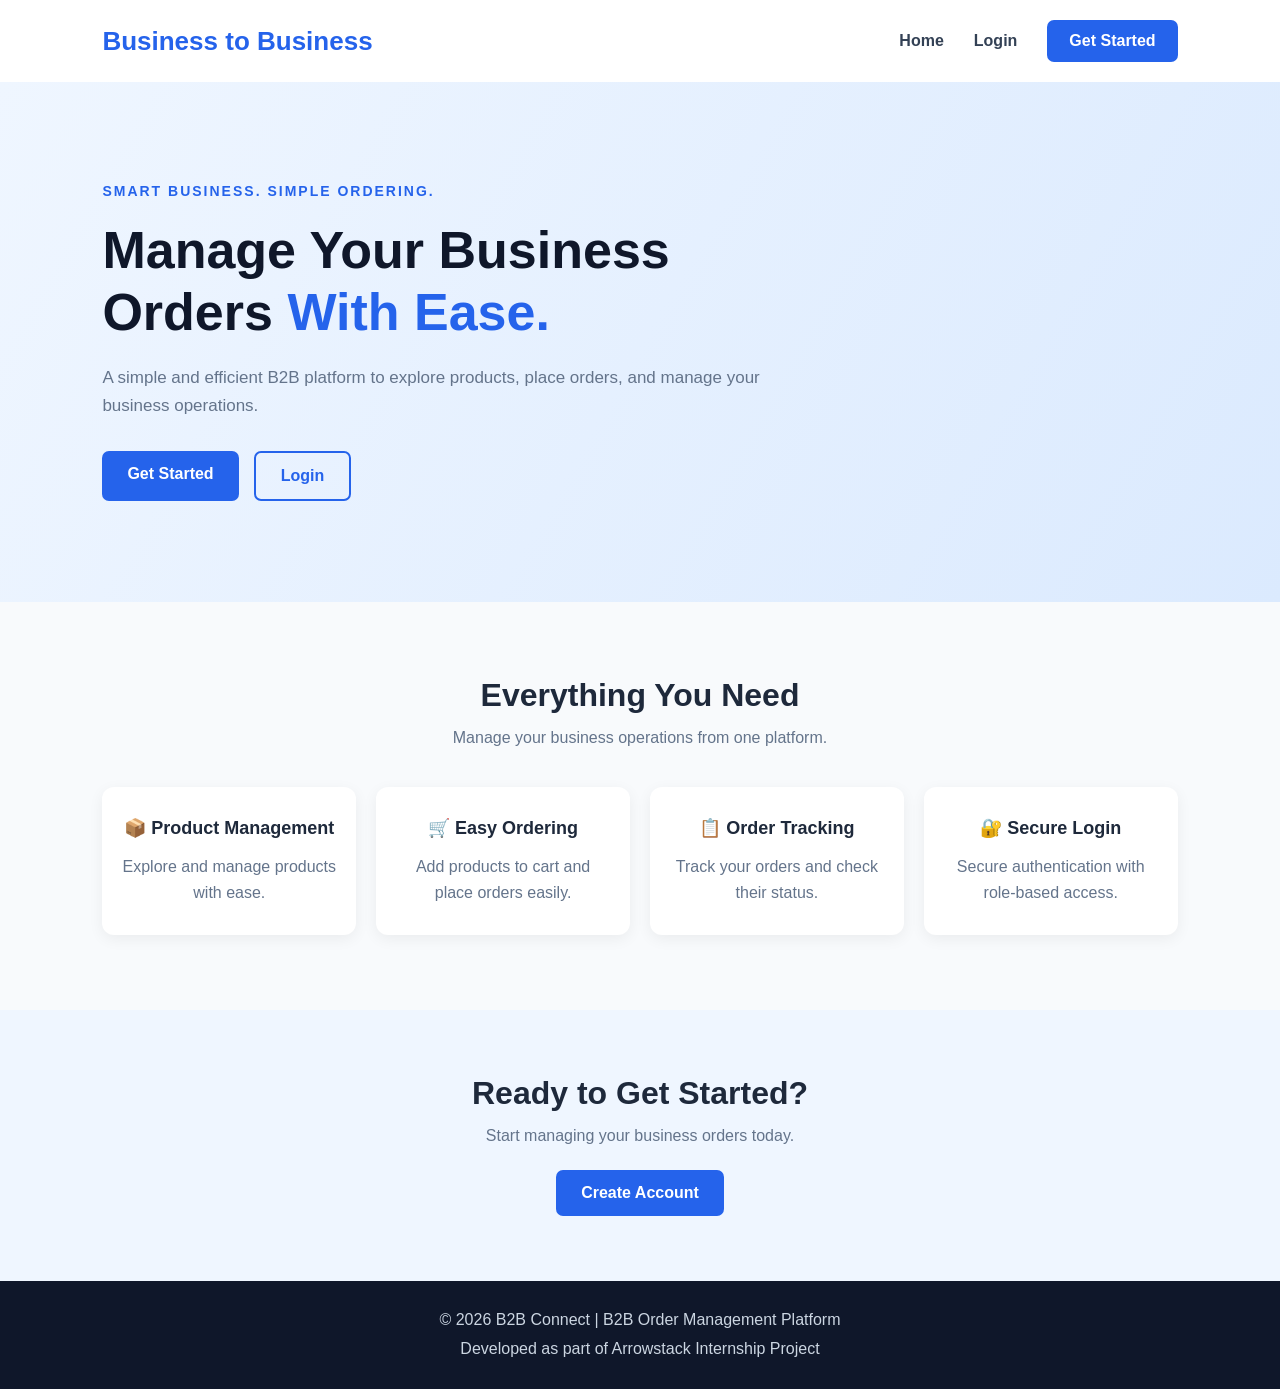
<file: frontend/index.html>
<!DOCTYPE html>
<html lang="en">
<head>
    <meta charset="UTF-8">
    <meta name="viewport" content="width=device-width, initial-scale=1.0">
    <title>B2B Order Management Platform</title>
    <link rel="stylesheet" href="css/home.css">
</head>
<body>

    <header>
        <nav class="navbar">
            <h2 class="logo">Business to Business </h2>

            <div class="nav-links">
                <a href="index.html">Home</a>
                <a href="login.html">Login</a>
                <a href="register.html" class="btn">Get Started</a>
            </div>
        </nav>
    </header>

    <main>
        <section class="hero">
            <div class="hero-content">
                <p class="tagline">SMART BUSINESS. SIMPLE ORDERING.</p>

                <h1>Manage Your Business Orders
                    <span>With Ease.</span>
                </h1>

                <p>
                    A simple and efficient B2B platform to explore products,
                    place orders, and manage your business operations.
                </p>

                <div class="hero-buttons">
                    <a href="register.html" class="primary-btn">
                        Get Started
                    </a>

                    <a href="login.html" class="secondary-btn">
                        Login
                    </a>
                </div>
            </div>
        </section>

        <section class="features">
            <h2>Everything You Need</h2>
            <p class="section-description">
                Manage your business operations from one platform.
            </p>

            <div class="feature-container">
                <div class="feature-card">
                    <h3>📦 Product Management</h3>
                    <p>Explore and manage products with ease.</p>
                </div>

                <div class="feature-card">
                    <h3>🛒 Easy Ordering</h3>
                    <p>Add products to cart and place orders easily.</p>
                </div>

                <div class="feature-card">
                    <h3>📋 Order Tracking</h3>
                    <p>Track your orders and check their status.</p>
                </div>

                <div class="feature-card">
                    <h3>🔐 Secure Login</h3>
                    <p>Secure authentication with role-based access.</p>
                </div>
            </div>
        </section>

        <section class="cta">
            <h2>Ready to Get Started?</h2>
            <p>Start managing your business orders today.</p>
            <a href="register.html" class="primary-btn">Create Account</a>
        </section>
    </main>

    <footer>
        <p>© 2026 B2B Connect | B2B Order Management Platform</p>
        <p>Developed as part of Arrowstack Internship Project</p>
    </footer>

</body>
</html>
</file>
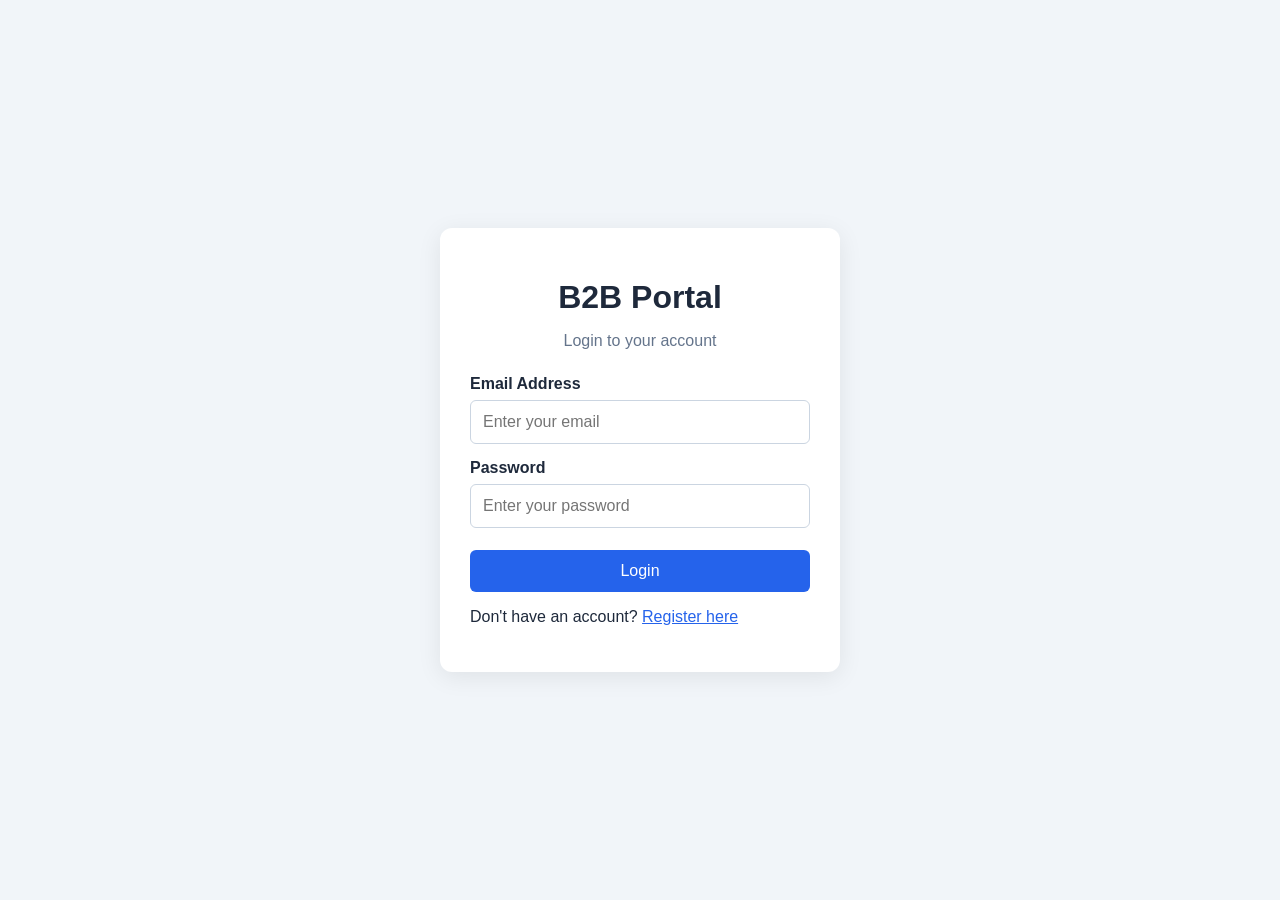
<file: frontend/admin-orders.html>
<!DOCTYPE html>
<html lang="en">
<head>
    <meta charset="UTF-8">
    <meta name="viewport" content="width=device-width, initial-scale=1.0">
    <title>Admin - Orders Management</title>
    <link rel="stylesheet" href="css/admin-orders.css">
</head>
<body>

    <div class="container">

        <header class="header">
            <div>
                <h1>Orders Management</h1>
                <p>Manage all customer orders</p>
            </div>

            <button id="backButton">Back to Dashboard</button>
        </header>

        <section class="summary">
            <div class="summary-card">
                <h3>Total Orders</h3>
                <p id="totalOrders">0</p>
            </div>

            <div class="summary-card">
                <h3>Pending Orders</h3>
                <p id="pendingOrders">0</p>
            </div>
        </section>

        <section class="orders-section">

            <div class="section-header">
                <h2>All Orders</h2>
                <button id="refreshOrders">Refresh</button>
            </div>

            <input
                type="text"
                id="orderSearch"
                placeholder="Search by Order ID or Customer Name"
            >

            <div class="table-container">
                <table>
                    <thead>
                        <tr>
                            <th>Order ID</th>
                            <th>Customer</th>
                            <th>Date</th>
                            <th>Amount</th>
                            <th>Status</th>
                            <th>Action</th>
                        </tr>
                    </thead>

                    <tbody id="ordersBody">
                        <tr>
                            <td colspan="6">Loading orders...</td>
                        </tr>
                    </tbody>
                </table>
            </div>

            <p id="pageMessage"></p>

        </section>

    </div>

    <script src="js/orders.js"></script>

</body>
</html>
</file>
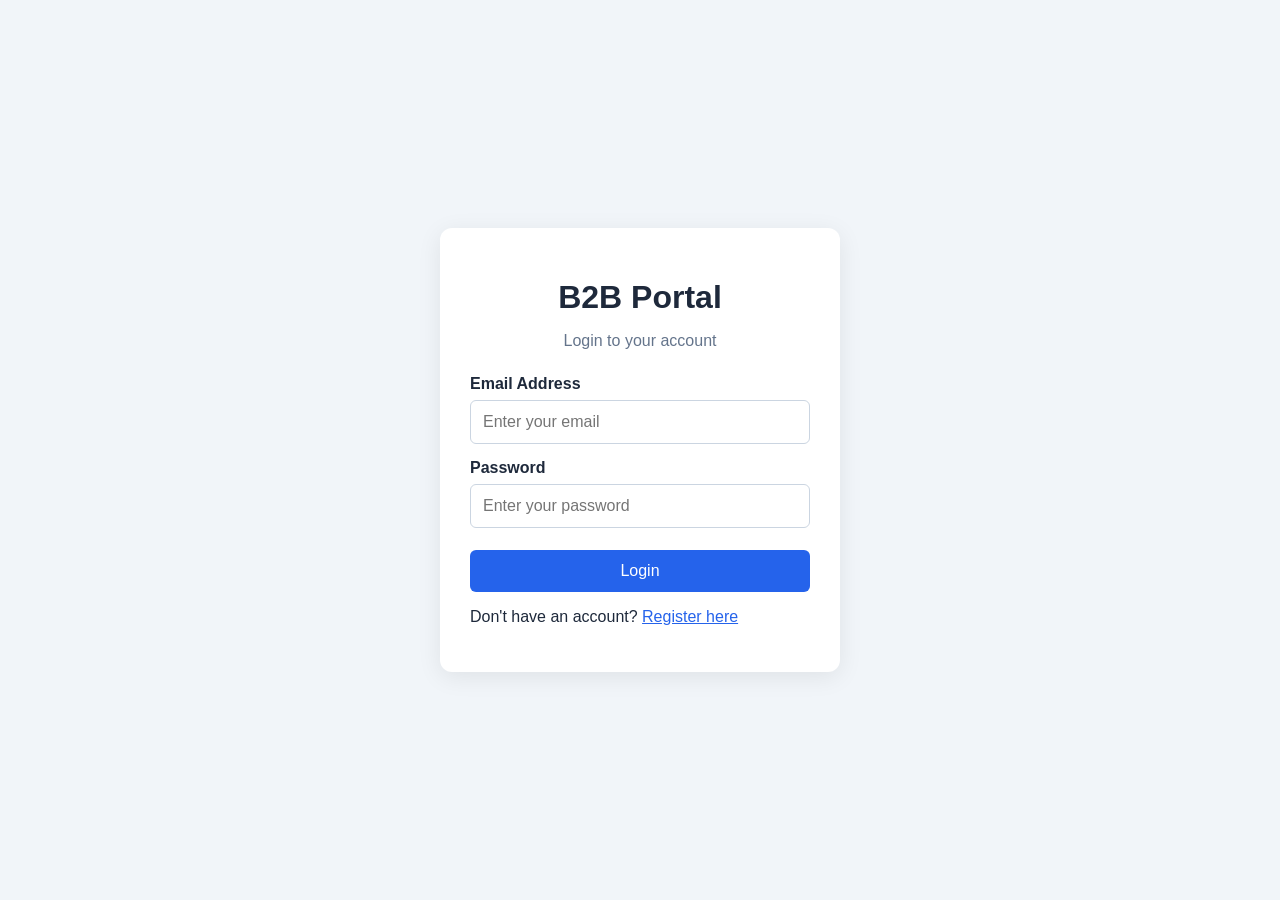
<file: frontend/admin-products.html>
<!DOCTYPE html>
<html lang="en">
<head>
    <meta charset="UTF-8">
    <meta name="viewport" content="width=device-width, initial-scale=1.0">
    <title>Admin - Product Management</title>
    <link rel="stylesheet" href="css/admin-products.css">
</head>
<body>

    <div class="container">

        <header class="header">
            <div>
                <h1>Product Management</h1>
                <p>Add, update and manage your products</p>
            </div>

            <button id="backButton">Back to Dashboard</button>
        </header>

        <section class="summary">
            <div class="summary-card">
                <h3>Total Products</h3>
                <p id="totalProducts">0</p>
            </div>
        </section>

        <section class="form-section">
            <h2 id="formTitle">Add New Product</h2>

            <form id="productForm">

                <input type="hidden" id="productId">

                <div class="form-group">
                    <label for="productName">Product Name</label>
                    <input
                        type="text"
                        id="productName"
                        placeholder="Enter product name"
                        required
                    >
                </div>

                <div class="form-group">
                    <label for="productPrice">Price (₹)</label>
                    <input
                        type="number"
                        id="productPrice"
                        placeholder="Enter price"
                        min="0.01"
                        step="0.01"
                        required
                    >
                </div>

                <div class="form-group">
                    <label for="productStock">Stock Quantity</label>
                    <input
                        type="number"
                        id="productStock"
                        placeholder="Enter stock quantity"
                        min="0"
                        step="1"
                        required
                    >
                </div>

                <div class="form-actions">
                    <button type="submit" id="submitButton">
                        Add Product
                    </button>

                    <button type="button" id="cancelEdit" hidden>
                        Cancel Edit
                    </button>
                </div>

            </form>

            <p id="formMessage"></p>
        </section>

        <section class="products-section">

            <div class="section-header">
                <h2>All Products</h2>
                <button id="refreshProducts">Refresh</button>
            </div>

            <input
                type="text"
                id="productSearch"
                placeholder="Search products..."
            >

            <div class="table-container">
                <table>
                    <thead>
                        <tr>
                            <th>ID</th>
                            <th>Product Name</th>
                            <th>Price</th>
                            <th>Stock</th>
                            <th>Actions</th>
                        </tr>
                    </thead>

                    <tbody id="productsBody">
                        <tr>
                            <td colspan="5">Loading products...</td>
                        </tr>
                    </tbody>
                </table>
            </div>

        </section>

        <p id="pageMessage"></p>

    </div>

    <script src="js/admin-products.js"></script>

</body>
</html>
</file>
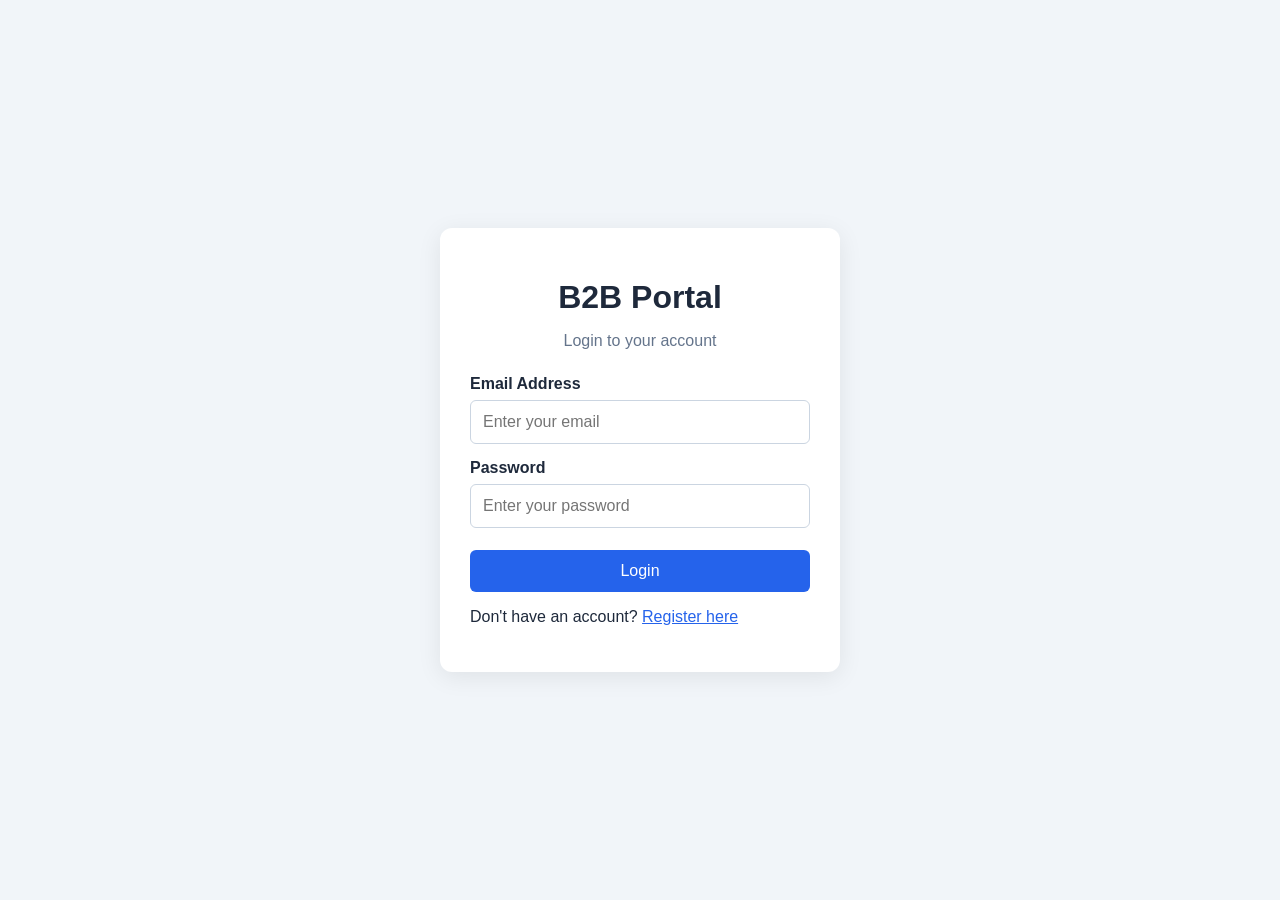
<file: frontend/cart.html>
<!DOCTYPE html>
<html lang="en">
<head>
    <meta charset="UTF-8">
    <meta name="viewport" content="width=device-width, initial-scale=1.0">
    <title>B2B Portal | My Cart</title>
    <link rel="stylesheet" href="css/cart.css">
</head>
<body>
    <header class="cart-header">
        <a href="products.html" class="brand">🛒 B2B Portal</a>
        <a href="my-order-status.html">📦 My Orders</a>
        <a href="products.html" class="back-link">← Continue Shopping</a>
    </header>

    <main class="cart-container">
        <h1>My Shopping Cart 🛍️</h1>
        <p class="subtitle">Review your products before placing the order.</p>

        <div class="cart-layout">
            <section class="cart-card">
                <h2>Cart Items (<span id="cartCount">0</span>)</h2>
                <div id="cartItems"></div>
            </section>

            <aside class="summary-card">
                <h2>Order Summary</h2>
                <div class="summary-row">
                    <span>Total Items</span>
                    <strong id="totalItems">0</strong>
                </div>
                <div class="summary-row">
                    <span>Total Amount</span>
                    <strong id="totalAmount">₹0.00</strong>
                </div>
                <button id="placeOrderButton" disabled>Place Order</button>
                <p id="cartMessage" role="status"></p>
            </aside>
        </div>
    </main>

    <script src="js/cart.js"></script>
</body>
</html>
</file>
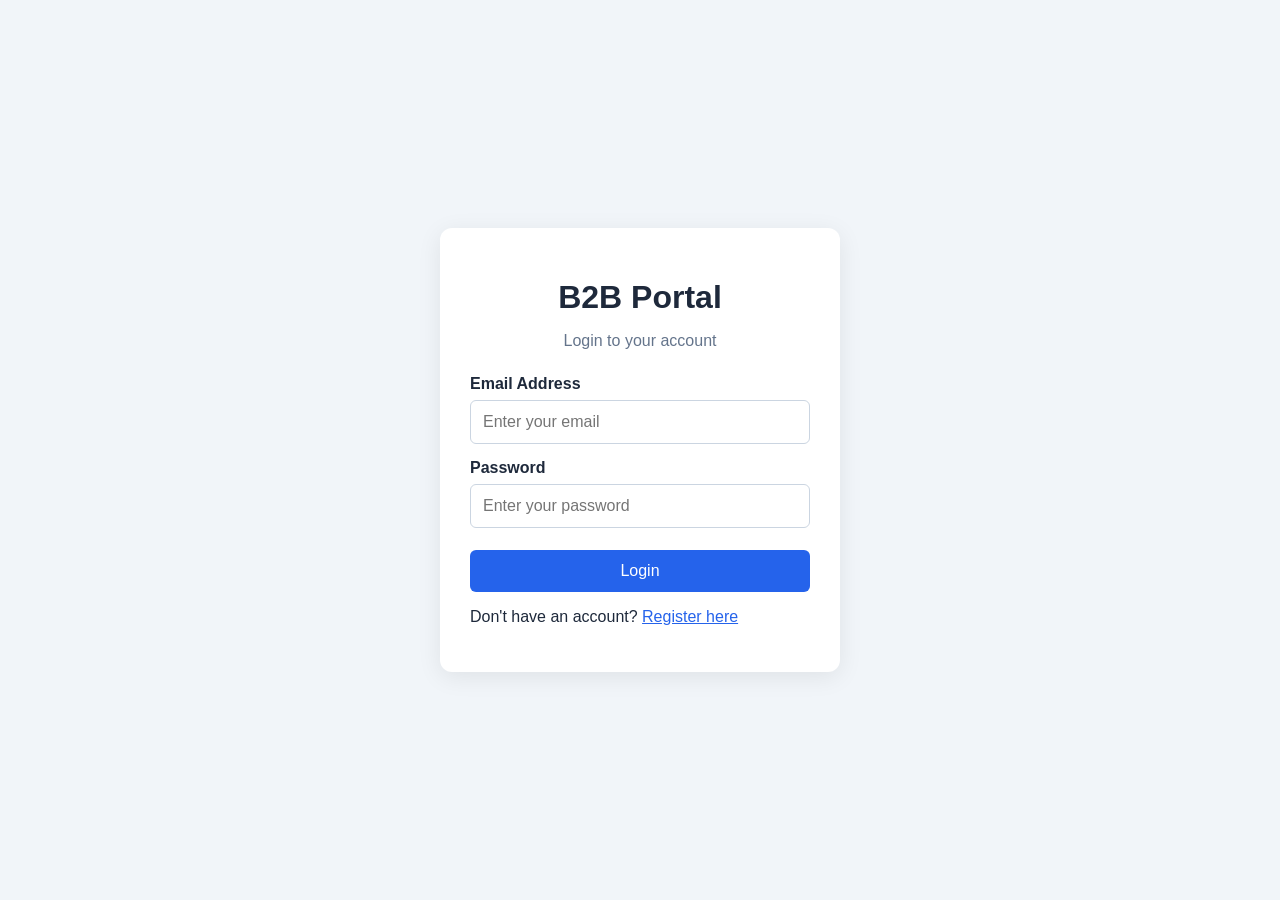
<file: frontend/dashboard.html>
<!-- <!DOCTYPE html>
<html lang="en">
<head>
    <meta charset="UTF-8">
    <meta name="viewport" content="width=device-width, initial-scale=1.0">

    <title>B2B Portal | Dashboard</title>

    <link rel="stylesheet" href="css/dashboard.css">
</head>
<body>
    <div class="app-layout">

        <aside class="sidebar" id="sidebar">
            <a href="#overview" class="brand">
                <span class="brand-icon">B</span>
                <span>B2B<span class="brand-light">Portal</span></span>
            </a>

            <p class="nav-label">WORKSPACE</p>

            <nav class="nav-menu">
                <a href="#overview" class="nav-link active">
                    <span class="nav-icon">▦</span> Dashboard
                </a>
                <a href="#products-section" class="nav-link">
                    <span class="nav-icon">▤</span> Products
                </a>
                <a href="#orders-section" class="nav-link">
                    <span class="nav-icon">▧</span> Orders
                </a>
            </nav>

            <div class="sidebar-bottom">
                <div class="help-card">
                    <div class="help-icon">?</div>
                    <strong>Need help?</strong>
                    <p>Manage your business from one place.</p>
                </div>

                <button id="logoutButton" class="logout-button">
                    <span>↪</span> Sign out
                </button>
            </div>
        </aside>

        <main class="main-content" id="overview">

            <header class="topbar">
                <button id="menuButton" class="menu-button"
                    aria-label="Toggle sidebar">☰</button>

                <div class="breadcrumb">
                    <span>Workspace</span>
                    <span>/</span>
                    <strong>Dashboard</strong>
                </div>

                <div class="topbar-right">
                    <div class="live-indicator">
                        <span></span> System online
                    </div>

                    <div class="avatar" id="userAvatar">U</div>

                    <div class="topbar-user">
                        <strong id="topUserName">Loading...</strong>
                        <span id="topUserRole">User</span>
                    </div>
                </div>
            </header>

            <div class="page-content">

                <section class="welcome-section">
                    <div>
                        <p class="eyebrow">BUSINESS OVERVIEW</p>
                        <h1>Dashboard</h1>
                        <p class="welcome-text">
                            Welcome back, <strong id="welcomeName">there</strong>.
                            Here's what's happening with your business.
                        </p>
                    </div>

                    <div class="today-date" id="todayDate"></div>
                </section>

                <div id="pageMessage" class="page-message"
                    role="status" aria-live="polite"></div>

                <section class="stats-grid" aria-label="Business statistics">

                    <article class="stat-card">
                        <div class="stat-top">
                            <span class="stat-label">Total Products</span>
                            <span class="stat-icon purple">▤</span>
                        </div>
                        <div class="stat-value" id="totalProducts">—</div>
                        <p class="stat-foot">Products in catalogue</p>
                    </article>

                    <article class="stat-card">
                        <div class="stat-top">
                            <span class="stat-label">Total Orders</span>
                            <span class="stat-icon blue">▧</span>
                        </div>
                        <div class="stat-value" id="totalOrders">—</div>
                        <p class="stat-foot">Orders available to you</p>
                    </article>

                    <article class="stat-card">
                        <div class="stat-top">
                            <span class="stat-label">Pending Orders</span>
                            <span class="stat-icon orange">◷</span>
                        </div>
                        <div class="stat-value" id="pendingOrders">—</div>
                        <p class="stat-foot">Awaiting processing</p>
                    </article>

                    <article class="stat-card">
                        <div class="stat-top">
                            <span class="stat-label">Order Value</span>
                            <span class="stat-icon green">₹</span>
                        </div>
                        <div class="stat-value" id="totalRevenue">—</div>
                        <p class="stat-foot">Total value of visible orders</p>
                    </article>

                </section>

                <section class="panel" id="products-section">
                    <div class="panel-header">
                        <div>
                            <h2>Product Catalogue</h2>
                            <p>Review products, pricing and available stock.</p>
                        </div>

                        <span class="record-count" id="productCount">0 products</span>
                    </div>

                    <div class="table-toolbar">
                        <div class="search-box">
                            <span>⌕</span>
                            <input type="search" id="productSearch"
                                placeholder="Search products...">
                        </div>
                        <button class="secondary-button" id="refreshProducts">
                            ↻ Refresh
                        </button>
                    </div>

                    <div class="table-container">
                        <table>
                            <thead>
                                <tr>
                                    <th>PRODUCT</th>
                                    <th>PRICE</th>
                                    <th>STOCK</th>
                                    <th>AVAILABILITY</th>
                                </tr>
                            </thead>
                            <tbody id="productsBody">
                                <tr>
                                    <td colspan="4" class="table-message">
                                        Loading products...
                                    </td>
                                </tr>
                            </tbody>
                        </table>
                    </div>
                </section>

                <section class="panel" id="orders-section">
                    <div class="panel-header">
                        <div>
                            <h2>Recent Orders</h2>
                            <p>Track the latest orders and their status.</p>
                        </div>

                        <span class="record-count" id="orderCount">0 orders</span>
                    </div>

                    <div class="table-toolbar">
                        <div class="search-box">
                            <span>⌕</span>
                            <input type="search" id="orderSearch"
                                placeholder="Search order or customer...">
                        </div>
                        <button class="secondary-button" id="refreshOrders">
                            ↻ Refresh
                        </button>
                    </div>

                    <div class="table-container">
                        <table>
                            <thead>
                                <tr>
                                    <th>ORDER ID</th>
                                    <th>CUSTOMER</th>
                                    <th>DATE</th>
                                    <th>AMOUNT</th>
                                    <th>STATUS</th>
                                </tr>
                            </thead>
                            <tbody id="ordersBody">
                                <tr>
                                    <td colspan="5" class="table-message">
                                        Loading orders...
                                    </td>
                                </tr>
                            </tbody>
                        </table>
                    </div>
                </section>

                <footer class="footer">
                    <span>© 2026 B2B Portal</span>
                    <span>Order Management System</span>
                </footer>

            </div>
        </main>
    </div>

    <script src="js/dashboard.js"></script>
</body>
</html> -->


<!DOCTYPE html>
<html lang="en">

<head>
    <meta charset="UTF-8">
    <meta name="viewport" content="width=device-width, initial-scale=1.0">
    <title>B2B Portal | Dashboard</title>
    <link rel="stylesheet" href="css/dashboard.css">
</head>

<body>
    <div class="app-layout">
        <aside class="sidebar" id="sidebar"><a class="brand" href="#overview"><span
                    class="brand-icon">🛒</span><span>B2B <b>Portal</b></span></a>
            <p class="nav-label">WORKSPACE</p>
            <nav class="nav-menu"><a href="#overview" class="nav-link active">▦ &nbsp; Dashboard</a>
                <a href="products.html" class="nav-link">▤ &nbsp; Products</a>
                <a href="profile.html" class="nav-link">
                    👤 &nbsp; My Profile
                </a>
                <a href="admin-products.html" class="nav-link" id="adminProductsLink"style="display: none;"> 📦 &nbsp; Product Management</a>
                <a href="#orders-section" class="nav-link">▧ &nbsp; Orders</a><a href="#stock-section"
                    class="nav-link">♙ &nbsp; Stock Overview</a>
                <a href="admin-orders.html"class="nav-link"id="adminOrdersLink"style="display: none;">📋 &nbsp; Orders Management</a>
            </nav>
            <div class="sidebar-promo">
                <div class="promo-crown">♛</div>
                <h3>B2B Portal</h3>
                <p>Grow your business with smart order management.</p><a href="products.html">Manage products →</a>
            </div>
        </aside>
        <main class="main-content" id="overview">
            <header class="topbar"><button id="menuButton" class="menu-button" aria-label="Toggle menu">☰</button>
                <div class="global-search"><span>⌕</span><input id="globalSearch" type="search"
                        placeholder="Search products and orders..."></div>
                <div class="topbar-right"><span class="online"><i></i> System online</span>
                    <div class="avatar" id="userAvatar">U</div>
                    <div class="topbar-user"><strong id="topUserName">Loading...</strong><span
                            id="topUserRole">User</span></div>
                </div>
            </header>
            <div class="page-content">
                <section class="welcome-banner">
                    <div class="welcome-copy">
                        <p class="eyebrow">BUSINESS OVERVIEW</p>
                        <h1>Welcome back, <span id="welcomeName">there</span>! 👋</h1>
                        <p>Here's what's happening with your business today.</p>
                    </div>
                    <div class="banner-art" aria-hidden="true"><span>📦</span><span>🛒</span><span>🚚</span></div>
                    <div class="date-panel"><strong id="todayDate">Today</strong><span><i></i> System Online</span>
                    </div>
                </section>
                <div id="pageMessage" class="page-message" role="status" aria-live="polite"></div>
                <section class="stats-grid">
                    <article class="stat-card stat-purple">
                        <div class="stat-head"><span>Total Products</span><b>▣</b></div>
                        <div class="stat-value" id="totalProducts">—</div>
                        <p>In your catalogue</p><span class="stat-watermark">▣</span>
                    </article>
                    <article class="stat-card stat-green">
                        <div class="stat-head"><span>Total Orders</span><b>🛒</b></div>
                        <div class="stat-value" id="totalOrders">—</div>
                        <p>Orders available to you</p><span class="stat-watermark">🛒</span>
                    </article>
                    <article class="stat-card stat-orange">
                        <div class="stat-head"><span>Pending Orders</span><b>◷</b></div>
                        <div class="stat-value" id="pendingOrders">—</div>
                        <p>Awaiting processing</p><span class="stat-watermark">◷</span>
                    </article>
                    <article class="stat-card stat-blue">
                        <div class="stat-head"><span>Total Order Value</span><b>₹</b></div>
                        <div class="stat-value" id="totalRevenue">—</div>
                        <p>Value of visible orders</p><span class="stat-watermark">₹</span>
                    </article>
                </section>
                <div class="content-grid">
                    <section class="panel products-panel" id="products-section">
                        <div class="panel-header">
                            <div class="panel-title"><span class="section-icon orange-icon">▣</span>
                                <div>
                                    <h2>Product Catalogue</h2>
                                    <p>Review products, pricing and stock</p>
                                </div>
                            </div><button class="button button-primary" id="refreshProducts">↻ Refresh</button>
                        </div>
                        <div class="table-toolbar"><label class="search-box"><span>⌕</span><input id="productSearch"
                                    type="search" placeholder="Search products by name..."></label><span
                                class="record-count" id="productCount">0 products</span></div>
                        <div class="table-container">
                            <table>
                                <thead>
                                    <tr>
                                        <th>#</th>
                                        <th>PRODUCT</th>
                                        <th>PRICE</th>
                                        <th>STOCK</th>
                                        <th>STATUS</th>
                                    </tr>
                                </thead>
                                <tbody id="productsBody">
                                    <tr>
                                        <td colspan="5" class="table-message">Loading products...</td>
                                    </tr>
                                </tbody>
                            </table>
                        </div>
                    </section>
                    <section class="panel recent-panel" id="orders-section">
                        <div class="panel-header">
                            <div class="panel-title"><span class="section-icon blue-icon">▧</span>
                                <div>
                                    <h2>Recent Orders</h2>
                                    <p>Latest order activity</p>
                                </div>
                            </div><a class="view-link" href="#orders-section">View all ›</a>
                        </div>
                        <div id="recentOrders" class="recent-orders">
                            <p class="table-message">Loading orders...</p>
                        </div>
                    </section>
                    <section class="panel low-stock-panel" id="stock-section">
                        <div class="panel-header">
                            <div class="panel-title"><span class="section-icon red-icon">!</span>
                                <div>
                                    <h2>Stock Overview</h2>
                                    <p>Products that need attention</p>
                                </div>
                            </div>
                        </div>
                        <div id="lowStockList" class="low-stock-list">
                            <p class="table-message">Loading stock...</p>
                        </div>
                    </section>
                </div>
                <footer class="footer"><span>© 2026 B2B Portal</span><span>Order Management System</span></footer>
            </div>
        </main>
    </div>
    <script src="js/dashboard.js"></script>
</body>

</html>
</file>
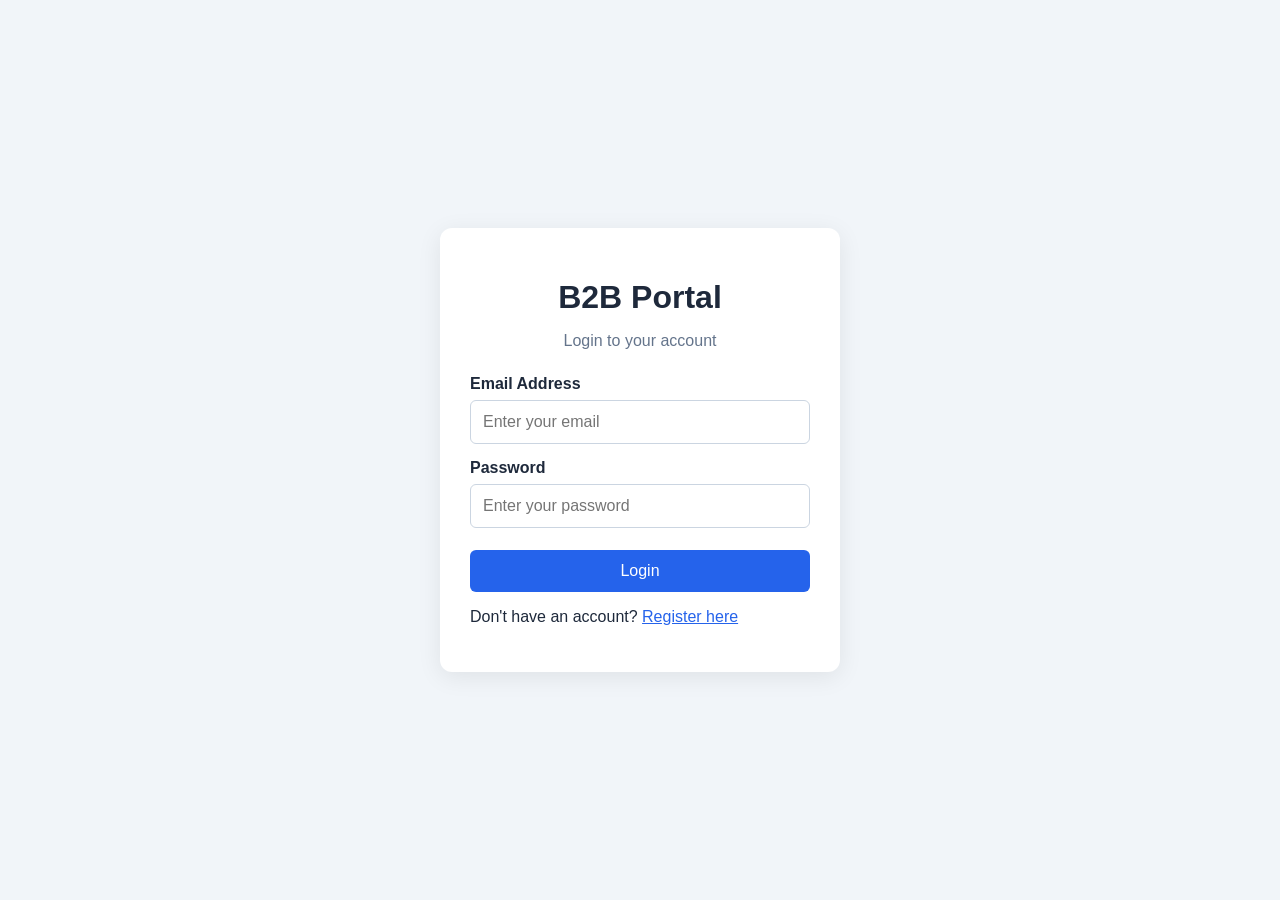
<file: frontend/login.html>
<!DOCTYPE html>
<html lang="en">
<head>
    <meta charset="UTF-8">
    <meta name="viewport" content="width=device-width, initial-scale=1.0">
    <title>Login | B2B Order Management</title>
    <link rel="stylesheet" href="css/style.css">
</head>
<body>
    <main class="auth-container">
        <form id="loginForm" class="auth-card">
            <h1>B2B Portal</h1>
            <p>Login to your account</p>

            <label for="email">Email Address</label>
            <input
                type="email"
                id="email"
                placeholder="Enter your email"
                required
            >

            <label for="password">Password</label>
            <input
                type="password"
                id="password"
                placeholder="Enter your password"
                required
            >

            <button type="submit" id="loginButton">Login</button>

            <p id="message" role="status" aria-live="polite"></p>

            <p>
                Don't have an account?
                <a href="register.html">Register here</a>
            </p>
        </form>
    </main>

    <script src="js/auth.js"></script>
</body>
</html>
</file>
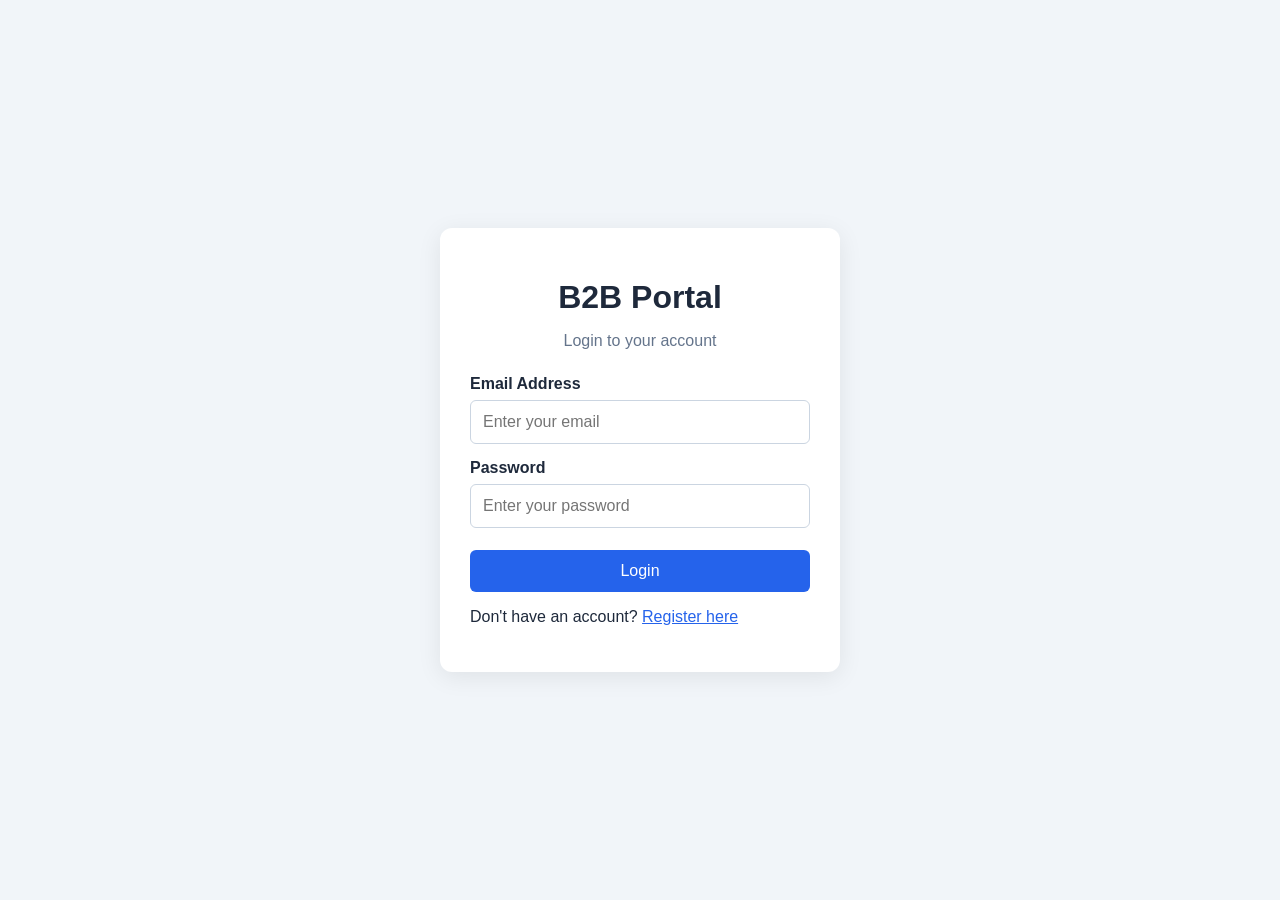
<file: frontend/my-order-status.html>
<!DOCTYPE html>
<html lang="en">

<head>
    <meta charset="UTF-8">
    <meta name="viewport" content="width=device-width, initial-scale=1.0">

    <title>B2B Portal | My Orders</title>

    <link rel="stylesheet" href="css/my-order-status.css">
</head>

<body>

    <header class="orders-header">
        <a href="products.html" class="brand">
            🛒 B2B Portal
        </a>

        <nav>
            <a href="products.html">Products</a>
            <a href="cart.html">My Cart</a>
            <button id="logoutButton">Sign Out</button>
        </nav>
    </header>

    <main class="orders-container">

        <section class="orders-banner">
            <div>
                <p class="eyebrow">YOUR ACCOUNT</p>
                <h1>My Orders 📦</h1>
                <p>Track your orders and check their status.</p>
            </div>
        </section>

        <section class="orders-summary">
            <div class="summary-card">
                <span>Total Orders</span>
                <strong id="totalOrders">0</strong>
            </div>

            <div class="summary-card">
                <span>Pending Orders</span>
                <strong id="pendingOrders">0</strong>
            </div>

            <div class="summary-card">
                <span>Completed Orders</span>
                <strong id="completedOrders">0</strong>
            </div>
        </section>

        <section class="orders-list-section">
            <div class="section-heading">
                <div>
                    <h2>Order History</h2>
                    <p>Your recent purchases</p>
                </div>

                <button id="refreshOrders">↻ Refresh</button>
            </div>

            <p id="ordersMessage" role="status" aria-live="polite">
                Loading your orders...
            </p>

            <div id="ordersList"></div>
        </section>

    </main>

    <footer>
        © 2026 B2B Portal · Order Management System
    </footer>

    <script src="js/my-order-status.js"></script>

</body>
</html>
</file>
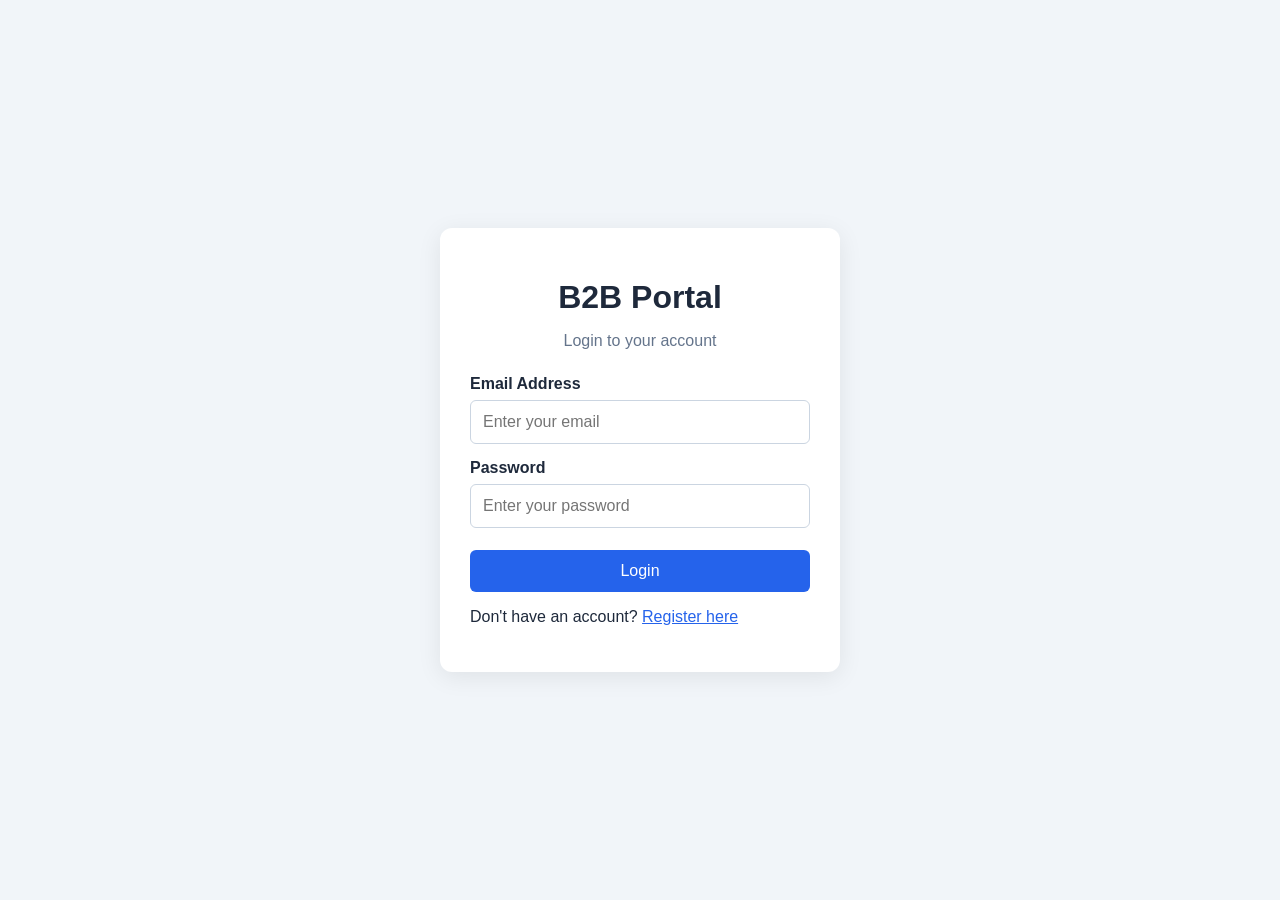
<file: frontend/order-details.html>
<!DOCTYPE html>
<html lang="en">
<head>
    <meta charset="UTF-8">
    <meta name="viewport" content="width=device-width, initial-scale=1.0">
    <title>Order Details</title>
    <link rel="stylesheet" href="css/order-details.css">
</head>
<body>

    <div class="container">

        <header class="header">
            <div>
                <h1>Order Details</h1>
                <p>Complete information about this order</p>
            </div>

            <button id="backButton">Back to Orders</button>
        </header>

        <div id="pageMessage"></div>

        <section class="order-info">
            <h2>Order Information</h2>

            <p>Order ID: <strong id="orderId">—</strong></p>
            <p>Customer: <strong id="customerName">—</strong></p>
            <p>Order Date: <strong id="orderDate">—</strong></p>
            <p>Status: <strong id="orderStatus">—</strong></p>
        </section>

        <section class="items-section">
            <h2>Ordered Products</h2>

            <div class="table-container">
                <table>
                    <thead>
                        <tr>
                            <th>Product</th>
                            <th>Quantity</th>
                            <th>Unit Price</th>
                            <th>Total</th>
                        </tr>
                    </thead>

                    <tbody id="itemsBody">
                        <tr>
                            <td colspan="4">Loading...</td>
                        </tr>
                    </tbody>
                </table>
            </div>

            <h3 class="grand-total">
                Grand Total: <span id="grandTotal">₹0.00</span>
            </h3>
        </section>

    </div>

    <script src="js/order-details.js"></script>

</body>
</html>
</file>
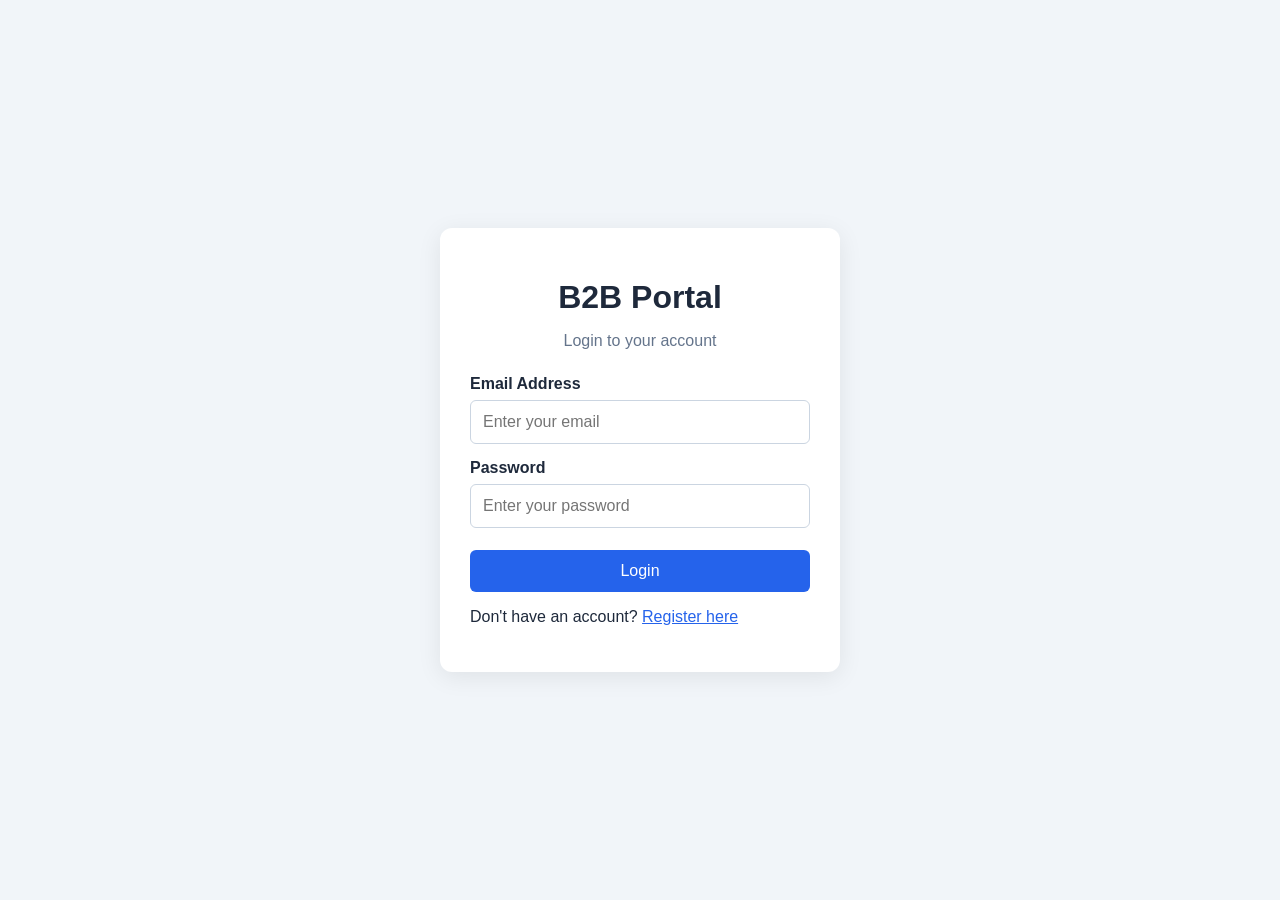
<file: frontend/products.html>
<!DOCTYPE html>
<html lang="en">
<head>
    <meta charset="UTF-8">
    <meta name="viewport" content="width=device-width, initial-scale=1.0">
    <title>Shop Products | B2B Portal</title>
    <link rel="stylesheet" href="css/products.css">
</head>
<body>
    <header class="shop-header">
        <a href="dashboard.html" class="brand">🛒 B2B <span>Portal</span></a>

        <input type="search" id="productSearch"
            placeholder="Search products..." aria-label="Search products">

        <div class="header-actions">
            <span id="customerName">Welcome</span>
            <a href="cart.html" class="cart-link">
                🛍️ Cart <span id="cartCount">0</span>
            </a>
            <a href="my-order-status.html">📦 My Orders</a>
            <button id="logoutButton">Logout</button>
        </div>
    </header>

    <main class="shop-container">
        <section class="shop-banner">
            <div>
                <p class="eyebrow">B2B BUSINESS STORE</p>
                <h1>Find products for your business.</h1>
                <p>Browse products, check availability and build your order.</p>
            </div>
            <span class="banner-emoji">📦</span>
        </section>

        <div class="section-heading">
            <div>
                <h2>Explore Products</h2>
                <p>Choose products and quantities for your order.</p>
            </div>
            <span id="productCount">Loading products...</span>
        </div>

        <p id="message" role="status" aria-live="polite"></p>
        <section id="productsGrid" class="products-grid">
            <p>Loading products...</p>
        </section>
    </main>

    <script src="js/products.js"></script>
</body>
</html>
</file>
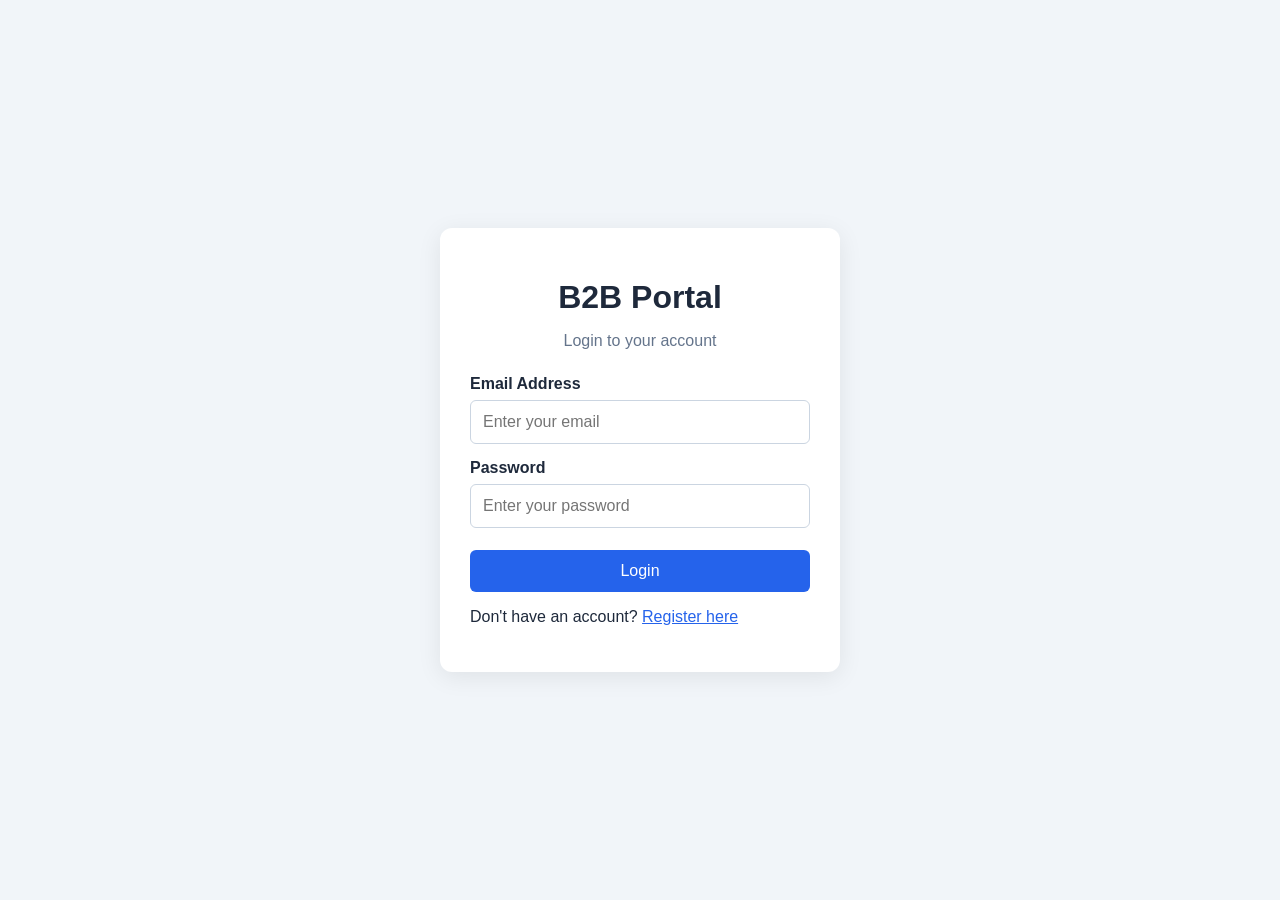
<file: frontend/profile.html>
<!DOCTYPE html>
<html lang="en">
<head>
    <meta charset="UTF-8">
    <meta name="viewport" content="width=device-width, initial-scale=1.0">
    <title>Customer Profile</title>
    <link rel="stylesheet" href="css/profile.css">
</head>
<body>

    <div class="container">

        <header class="header">
            <div>
                <h1>My Profile</h1>
                <p>Manage your account information</p>
            </div>

            <div class="header-buttons">
            <button id="backButton">Back to Dashboard</button>

            <button id="logoutButton" class="logout-btn">
                Sign Out
            </button>
</div>
        </header>

        <section class="profile-card">

            <div class="profile-avatar" id="profileAvatar">
                U
            </div>

            <h2 id="profileName">Loading...</h2>
            <p id="profileRole">Customer</p>

        </section>

        <section class="info-section">

            <h2>Personal Information</h2>

            <div class="info-item">
                <label>Full Name</label>
                <p id="userName">Loading...</p>
            </div>

            <div class="info-item">
                <label>Email Address</label>
                <p id="userEmail">Loading...</p>
            </div>

            <div class="info-item">
                <label>Account Role</label>
                <p id="userRole">Loading...</p>
            </div>

            <div class="info-item">
                <label>Account Created</label>
                <p id="createdAt">—</p>
            </div>

        </section>

        <section class="password-section">

            <h2>Change Password</h2>

            <form id="passwordForm">

                <div class="form-group">
                    <label for="currentPassword">Current Password</label>
                    <input
                        type="password"
                        id="currentPassword"
                        placeholder="Enter current password"
                        required
                    >
                </div>

                <div class="form-group">
                    <label for="newPassword">New Password</label>
                    <input
                        type="password"
                        id="newPassword"
                        placeholder="Enter new password"
                        minlength="8"
                        required
                    >
                </div>

                <div class="form-group">
                    <label for="confirmPassword">Confirm New Password</label>
                    <input
                        type="password"
                        id="confirmPassword"
                        placeholder="Confirm new password"
                        minlength="8"
                        required
                    >
                </div>

                <button type="submit" id="changePasswordButton">
                    Change Password
                </button>

            </form>

            <p id="formMessage"></p>

        </section>

        <p id="pageMessage"></p>

    </div>

    <script src="js/profile.js"></script>

</body>
</html>
</file>
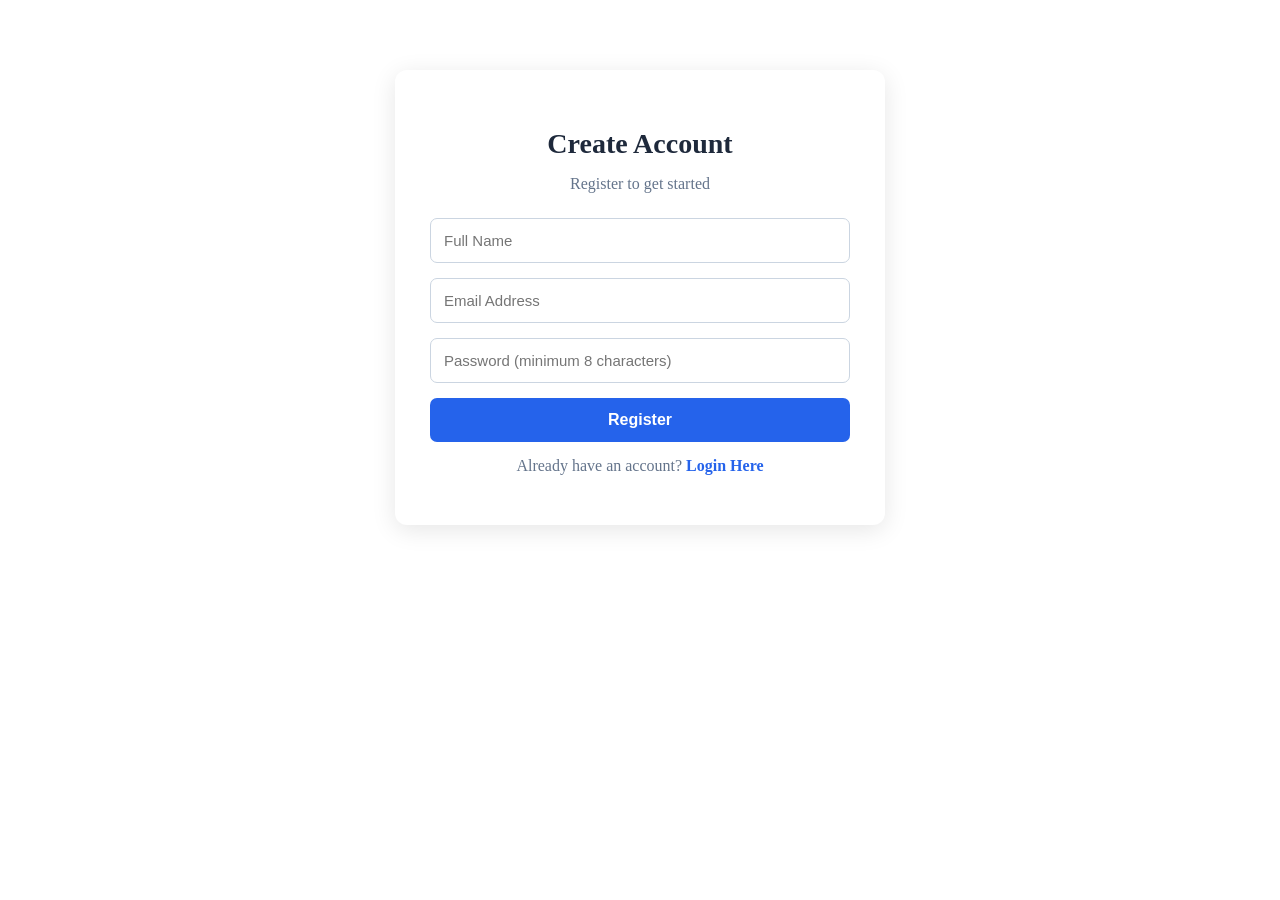
<file: frontend/register.html>
<!DOCTYPE html>
<html lang="en">
<head>
    <meta charset="UTF-8">
    <meta name="viewport" content="width=device-width, initial-scale=1.0">
    <title>Register - B2B Order Management</title>
    <link rel="stylesheet" href="css/register.css">
</head>
<body>

    <div class="auth-container">
        <h2>Create Account</h2>
        <p>Register to get started</p>

        <form id="registerForm">
            <input type="text" id="name" placeholder="Full Name" required>

            <input type="email" id="email" placeholder="Email Address" required>

            <input type="password" id="password"
                   placeholder="Password (minimum 8 characters)"
                   minlength="8" required>

           <button type="submit" id="registerButton">Register</button>
        </form>

        <p id="message"></p>

        <p>Already have an account?
            <a href="login.html">Login Here</a>
        </p>
    </div>

    <script src="js/auth.js"></script>
</body>
</html>
</file>
<file: frontend/css/home.css>
* {
    margin: 0;
    padding: 0;
    box-sizing: border-box;
}

body {
    font-family: Arial, sans-serif;
    background: #f8fafc;
    color: #1e293b;
}

/* Navbar */
.navbar {
    display: flex;
    justify-content: space-between;
    align-items: center;
    padding: 20px 8%;
    background: white;
    box-shadow: 0 2px 10px rgba(0,0,0,0.06);
}

.logo {
    color: #2563eb;
    font-size: 26px;
}

.nav-links {
    display: flex;
    align-items: center;
    gap: 30px;
}

.nav-links a {
    text-decoration: none;
    color: #334155;
    font-weight: 600;
}

.nav-links a:hover {
    color: #2563eb;
}

.btn {
    background: #2563eb;
    color: white !important;
    padding: 12px 22px;
    border-radius: 7px;
}

/* Hero Section */
.hero {
    min-height: 520px;
    display: flex;
    align-items: center;
    padding: 70px 8%;
    background: linear-gradient(120deg, #eff6ff, #dbeafe);
}

.hero-content {
    max-width: 700px;
}

.tagline {
    color: #2563eb;
    font-size: 14px;
    font-weight: bold;
    letter-spacing: 2px;
    margin-bottom: 20px;
}

.hero h1 {
    font-size: 52px;
    line-height: 1.2;
    margin-bottom: 20px;
    color: #0f172a;
}

.hero h1 span {
    color: #2563eb;
}

.hero-content > p:not(.tagline) {
    font-size: 17px;
    line-height: 1.7;
    color: #64748b;
    margin-bottom: 30px;
}

.hero-buttons {
    display: flex;
    gap: 15px;
}

.primary-btn,
.secondary-btn {
    display: inline-block;
    text-decoration: none;
    padding: 14px 25px;
    border-radius: 7px;
    font-weight: bold;
}

.primary-btn {
    background: #2563eb;
    color: white;
}

.primary-btn:hover,
.btn:hover {
    background: #1d4ed8;
}

.secondary-btn {
    border: 2px solid #2563eb;
    color: #2563eb;
}

/* Features */
.features {
    padding: 75px 8%;
    text-align: center;
}

.features h2,
.cta h2 {
    font-size: 32px;
    margin-bottom: 15px;
}

.section-description {
    color: #64748b;
    margin-bottom: 40px;
}

.feature-container {
    display: grid;
    grid-template-columns: repeat(4, 1fr);
    gap: 20px;
}

.feature-card {
    background: white;
    padding: 30px 20px;
    border-radius: 12px;
    box-shadow: 0 4px 15px rgba(0,0,0,0.06);
}

.feature-card h3 {
    font-size: 18px;
    margin-bottom: 15px;
}

.feature-card p {
    color: #64748b;
    line-height: 1.6;
}

/* Call to Action */
.cta {
    text-align: center;
    padding: 65px 20px;
    background: #eff6ff;
}

.cta p {
    color: #64748b;
    margin-bottom: 25px;
}

/* Footer */
footer {
    background: #0f172a;
    color: #cbd5e1;
    text-align: center;
    padding: 25px;
    line-height: 1.8;
}

/* Responsive Design */
@media (max-width: 900px) {
    .feature-container {
        grid-template-columns: repeat(2, 1fr);
    }

    .hero h1 {
        font-size: 40px;
    }
}

@media (max-width: 600px) {
    .navbar {
        padding: 18px 5%;
        flex-direction: column;
        gap: 20px;
    }

    .nav-links {
        gap: 15px;
        flex-wrap: wrap;
        justify-content: center;
    }

    .hero {
        padding: 60px 6%;
    }

    .hero h1 {
        font-size: 34px;
    }

    .feature-container {
        grid-template-columns: 1fr;
    }

    .hero-buttons {
        flex-wrap: wrap;
    }
}
</file>
<file: frontend/css/admin-orders.css>
* {
    margin: 0;
    padding: 0;
    box-sizing: border-box;
    font-family: Arial, sans-serif;
}

body {
    background: #f4f6f9;
    color: #333;
}

.container {
    width: 95%;
    max-width: 1400px;
    margin: 30px auto;
}

.header {
    display: flex;
    justify-content: space-between;
    align-items: center;
    margin-bottom: 30px;
    gap: 15px;
}

.header h1 {
    font-size: 28px;
    color: #1e293b;
}

.header p {
    color: #64748b;
    margin-top: 7px;
}

button {
    background: #2563eb;
    color: white;
    border: none;
    padding: 11px 18px;
    border-radius: 6px;
    cursor: pointer;
    font-size: 14px;
}

button:hover {
    background: #1d4ed8;
}

.summary {
    display: flex;
    gap: 20px;
    margin-bottom: 30px;
}

.summary-card {
    background: white;
    padding: 22px;
    border-radius: 10px;
    flex: 1;
    box-shadow: 0 2px 8px rgba(0, 0, 0, 0.06);
}

.summary-card h3 {
    color: #64748b;
    font-size: 15px;
    margin-bottom: 12px;
}

.summary-card p {
    font-size: 28px;
    font-weight: bold;
    color: #1e293b;
}

.orders-section {
    background: white;
    padding: 25px;
    border-radius: 10px;
    box-shadow: 0 2px 8px rgba(0, 0, 0, 0.06);
}

.section-header {
    display: flex;
    justify-content: space-between;
    align-items: center;
    margin-bottom: 20px;
}

#orderSearch {
    width: 100%;
    padding: 12px;
    border: 1px solid #ddd;
    border-radius: 6px;
    margin-bottom: 20px;
    font-size: 14px;
}

.table-container {
    width: 100%;
    overflow-x: auto;
}

table {
    width: 100%;
    border-collapse: collapse;
    min-width: 750px;
}

th, td {
    padding: 15px;
    text-align: left;
    border-bottom: 1px solid #eee;
    font-size: 14px;
}

th {
    background: #f8fafc;
    color: #475569;
}

td {
    color: #334155;
}

.status-select {
    padding: 8px;
    border: 1px solid #ddd;
    border-radius: 5px;
}

.delete-btn {
    background: #dc2626;
    padding: 8px 12px;
}

.delete-btn:hover {
    background: #b91c1c;
}

#pageMessage {
    margin-top: 15px;
    color: #dc2626;
}

@media (max-width: 600px) {
    .header {
        flex-direction: column;
        align-items: flex-start;
    }

    .summary {
        flex-direction: column;
    }

    .orders-section {
        padding: 15px;
    }
}
</file>
<file: frontend/css/admin-products.css>
* {
    margin: 0;
    padding: 0;
    box-sizing: border-box;
    font-family: Arial, sans-serif;
}

body {
    background: #f4f6f9;
    color: #334155;
}

.container {
    width: 95%;
    max-width: 1300px;
    margin: 30px auto;
}

.header {
    display: flex;
    justify-content: space-between;
    align-items: center;
    gap: 15px;
    margin-bottom: 25px;
}

.header h1 {
    color: #1e293b;
    font-size: 28px;
}

.header p {
    color: #64748b;
    margin-top: 7px;
}

button {
    background: #2563eb;
    color: white;
    border: none;
    padding: 11px 17px;
    border-radius: 6px;
    cursor: pointer;
}

button:hover {
    background: #1d4ed8;
}

.summary {
    margin-bottom: 25px;
}

.summary-card {
    background: white;
    padding: 20px;
    border-radius: 10px;
    box-shadow: 0 2px 8px rgba(0, 0, 0, 0.06);
}

.summary-card h3 {
    color: #64748b;
    font-size: 15px;
    margin-bottom: 10px;
}

.summary-card p {
    color: #1e293b;
    font-size: 28px;
    font-weight: bold;
}

.form-section,
.products-section {
    background: white;
    padding: 25px;
    border-radius: 10px;
    margin-bottom: 25px;
    box-shadow: 0 2px 8px rgba(0, 0, 0, 0.06);
}

h2 {
    color: #1e293b;
    margin-bottom: 20px;
}

#productForm {
    display: grid;
    grid-template-columns: repeat(3, 1fr);
    gap: 18px;
}

.form-group {
    display: flex;
    flex-direction: column;
    gap: 8px;
}

.form-group label {
    font-weight: bold;
    font-size: 14px;
}

.form-group input,
#productSearch {
    padding: 12px;
    border: 1px solid #cbd5e1;
    border-radius: 6px;
    font-size: 14px;
    width: 100%;
}

.form-actions {
    grid-column: 1 / -1;
    display: flex;
    gap: 10px;
}

#cancelEdit {
    background: #64748b;
}

#cancelEdit:hover {
    background: #475569;
}

#formMessage,
#pageMessage {
    margin-top: 15px;
    font-size: 14px;
}

.section-header {
    display: flex;
    justify-content: space-between;
    align-items: center;
    margin-bottom: 18px;
}

#productSearch {
    margin-bottom: 18px;
}

.table-container {
    width: 100%;
    overflow-x: auto;
}

table {
    width: 100%;
    min-width: 650px;
    border-collapse: collapse;
}

th,
td {
    padding: 14px;
    text-align: left;
    border-bottom: 1px solid #e2e8f0;
}

th {
    background: #f8fafc;
    color: #475569;
}

.edit-btn {
    background: #0891b2;
    margin-right: 6px;
}

.edit-btn:hover {
    background: #0e7490;
}

.delete-btn {
    background: #dc2626;
}

.delete-btn:hover {
    background: #b91c1c;
}

button:disabled {
    opacity: 0.5;
    cursor: not-allowed;
}

@media (max-width: 768px) {
    .header {
        flex-direction: column;
        align-items: flex-start;
    }

    #productForm {
        grid-template-columns: 1fr;
    }

    .form-section,
    .products-section {
        padding: 16px;
    }
}
</file>
<file: frontend/css/cart.css>
* {
    box-sizing: border-box;
}

body {
    margin: 0;
    font-family: Arial, sans-serif;
    background: #f3f6fc;
    color: #202b3c;
}

.cart-header {
    background: #ffffff;
    padding: 18px 6%;
    display: flex;
    justify-content: space-between;
    align-items: center;
    box-shadow: 0 2px 10px #0000000d;
}

.brand {
    font-size: 22px;
    font-weight: bold;
    color: #2458d3;
    text-decoration: none;
}

.back-link {
    color: #2458d3;
    text-decoration: none;
}

.cart-container {
    max-width: 1100px;
    margin: 35px auto;
    padding: 0 20px;
}

h1 {
    margin-bottom: 8px;
}

.subtitle {
    color: #718096;
    margin-bottom: 28px;
}

.cart-layout {
    display: grid;
    grid-template-columns: 2fr 1fr;
    gap: 22px;
    align-items: start;
}

.cart-card,
.summary-card {
    background: white;
    border-radius: 14px;
    padding: 24px;
    box-shadow: 0 5px 22px #2538580c;
}

.cart-card h2,
.summary-card h2 {
    margin-top: 0;
    font-size: 20px;
}

.cart-item {
    display: flex;
    justify-content: space-between;
    align-items: center;
    gap: 15px;
    padding: 18px 0;
    border-bottom: 1px solid #edf0f5;
}

.cart-item h3 {
    margin: 0 0 8px;
    font-size: 16px;
}

.cart-item p {
    margin: 4px 0;
    color: #64748b;
}

.item-actions {
    text-align: right;
    min-width: 100px;
}

.item-actions input {
    width: 65px;
    padding: 7px;
    margin-bottom: 8px;
}

.remove-button {
    display: block;
    margin-left: auto;
    border: none;
    background: #fff0f0;
    color: #d93045;
    padding: 7px 10px;
    border-radius: 6px;
    cursor: pointer;
}

.summary-row {
    display: flex;
    justify-content: space-between;
    gap: 12px;
    margin: 20px 0;
}

#placeOrderButton {
    width: 100%;
    padding: 14px;
    border: none;
    border-radius: 9px;
    background: #2458d3;
    color: white;
    font-weight: bold;
    cursor: pointer;
}

#placeOrderButton:disabled {
    background: #a8b5d1;
    cursor: not-allowed;
}

#cartMessage {
    line-height: 1.5;
    overflow-wrap: anywhere;
}

.empty-cart {
    padding: 30px 0;
    text-align: center;
    color: #718096;
}

@media (max-width: 700px) {
    .cart-layout {
        grid-template-columns: 1fr;
    }

    .cart-header {
        padding: 16px;
    }

    .cart-item {
        align-items: flex-start;
    }
}
</file>
<file: frontend/css/dashboard.css>
/* 
@import url('https://fonts.googleapis.com/css2?family=Inter:wght@400;500;600;700;800&display=swap');

:root {
    --primary: #5145e5;
    --primary-dark: #4035c7;
    --text: #1c2340;
    --muted: #7c849d;
    --border: #e9ebf3;
    --surface: #ffffff;
    --background: #f6f7fb;
    --sidebar-width: 245px;
}

* {
    box-sizing: border-box;
}

html {
    scroll-behavior: smooth;
    scroll-padding-top: 90px;
}

body {
    margin: 0;
    font-family: Inter, Arial, sans-serif;
    background: var(--background);
    color: var(--text);
    font-size: 14px;
}

button, input {
    font: inherit;
}

button, a {
    -webkit-tap-highlight-color: transparent;
}

a {
    color: inherit;
    text-decoration: none;
}

.app-layout {
    min-height: 100vh;
}

.sidebar {
    width: var(--sidebar-width);
    height: 100vh;
    position: fixed;
    top: 0;
    left: 0;
    z-index: 20;
    background: #fff;
    border-right: 1px solid var(--border);
    padding: 28px 18px 18px;
    display: flex;
    flex-direction: column;
}

.brand {
    display: flex;
    align-items: center;
    gap: 11px;
    font-size: 20px;
    font-weight: 800;
    letter-spacing: -0.7px;
    padding: 0 8px;
    margin-bottom: 45px;
}

.brand-icon {
    width: 38px;
    height: 38px;
    border-radius: 12px;
    display: grid;
    place-items: center;
    color: white;
    background: linear-gradient(135deg, #7467ff, #4536d9);
    box-shadow: 0 5px 12px #5145e533;
}

.brand-light {
    color: var(--primary);
    margin-left: 4px;
}

.nav-label {
    padding: 0 12px;
    color: #a0a5b8;
    font-size: 10px;
    font-weight: 800;
    letter-spacing: 1.5px;
    margin-bottom: 13px;
}

.nav-menu {
    display: grid;
    gap: 7px;
}

.nav-link {
    display: flex;
    align-items: center;
    gap: 13px;
    padding: 13px 14px;
    border-radius: 9px;
    color: #737b94;
    font-weight: 600;
    transition: 0.2s;
}

.nav-link:hover {
    background: #f4f3ff;
    color: var(--primary);
}

.nav-link.active {
    background: #efedff;
    color: var(--primary);
}

.nav-icon {
    font-size: 19px;
    width: 22px;
    text-align: center;
}

.sidebar-bottom {
    margin-top: auto;
}

.help-card {
    background: #f6f5ff;
    border: 1px solid #eeecff;
    border-radius: 12px;
    padding: 16px;
    margin-bottom: 17px;
}

.help-icon {
    width: 27px;
    height: 27px;
    display: grid;
    place-items: center;
    border-radius: 8px;
    background: #e4e0ff;
    color: var(--primary);
    font-weight: 800;
    margin-bottom: 12px;
}

.help-card strong {
    font-size: 12px;
}

.help-card p {
    color: var(--muted);
    font-size: 11px;
    line-height: 1.7;
    margin-bottom: 0;
}

.logout-button {
    width: 100%;
    border: 1px solid var(--border);
    background: white;
    padding: 12px;
    border-radius: 9px;
    text-align: left;
    cursor: pointer;
    color: #646c83;
    font-weight: 600;
}

.logout-button:hover {
    background: #fff1f2;
    color: #d43c52;
}

.logout-button span {
    margin-right: 9px;
}

.main-content {
    margin-left: var(--sidebar-width);
    min-width: 0;
}

.topbar {
    height: 78px;
    position: sticky;
    top: 0;
    z-index: 10;
    background: #ffffffed;
    backdrop-filter: blur(12px);
    border-bottom: 1px solid var(--border);
    padding: 0 36px;
    display: flex;
    align-items: center;
    justify-content: space-between;
    gap: 20px;
}

.breadcrumb {
    display: flex;
    gap: 10px;
    color: #959bb0;
    font-size: 12px;
}

.breadcrumb strong {
    color: var(--text);
}

.topbar-right {
    display: flex;
    align-items: center;
    gap: 12px;
}

.live-indicator {
    display: flex;
    align-items: center;
    gap: 7px;
    color: #65748b;
    font-size: 11px;
    margin-right: 13px;
}

.live-indicator span {
    width: 7px;
    height: 7px;
    background: #22b981;
    border-radius: 50%;
    box-shadow: 0 0 0 4px #22b98118;
}

.avatar {
    width: 37px;
    height: 37px;
    border-radius: 50%;
    background: #e9e6ff;
    color: var(--primary);
    display: grid;
    place-items: center;
    font-weight: 800;
}

.topbar-user {
    display: grid;
    gap: 4px;
}

.topbar-user strong {
    font-size: 12px;
}

.topbar-user span {
    font-size: 11px;
    color: var(--muted);
    text-transform: capitalize;
}

.menu-button {
    display: none;
    border: 0;
    background: transparent;
    cursor: pointer;
    font-size: 23px;
}

.page-content {
    max-width: 1550px;
    margin: 0 auto;
    padding: 34px 36px 22px;
}

.welcome-section {
    display: flex;
    align-items: flex-end;
    justify-content: space-between;
    gap: 20px;
    margin-bottom: 28px;
}

.eyebrow {
    color: var(--primary);
    font-size: 10px;
    font-weight: 800;
    letter-spacing: 1.7px;
    margin: 0 0 9px;
}

.welcome-section h1 {
    font-size: clamp(25px, 3vw, 32px);
    letter-spacing: -1.1px;
    margin: 0;
}

.welcome-text {
    color: var(--muted);
    line-height: 1.7;
    margin: 10px 0 0;
}

.welcome-text strong {
    color: var(--text);
}

.today-date {
    background: white;
    border: 1px solid var(--border);
    border-radius: 9px;
    padding: 11px 14px;
    color: #69728a;
    font-size: 11px;
    white-space: nowrap;
}

.page-message {
    color: #b45309;
    margin-bottom: 12px;
    font-size: 12px;
}

.stats-grid {
    display: grid;
    grid-template-columns: repeat(4, minmax(0, 1fr));
    gap: 17px;
    margin-bottom: 27px;
}

.stat-card {
    min-width: 0;
    background: white;
    border: 1px solid var(--border);
    border-radius: 13px;
    padding: 20px;
    box-shadow: 0 3px 12px #202c5005;
}

.stat-top {
    display: flex;
    align-items: center;
    justify-content: space-between;
    gap: 8px;
}

.stat-label {
    color: #7e859b;
    font-size: 11px;
    font-weight: 600;
}

.stat-icon {
    width: 37px;
    height: 37px;
    display: grid;
    place-items: center;
    border-radius: 10px;
    font-size: 18px;
    font-weight: 700;
}

.purple {
    background: #efedff;
    color: #6556e9;
}

.blue {
    background: #e7f2ff;
    color: #3789e9;
}

.orange {
    background: #fff1df;
    color: #e99531;
}

.green {
    background: #e0f8ee;
    color: #16a36b;
}

.stat-value {
    margin-top: 17px;
    font-size: clamp(23px, 2.5vw, 30px);
    font-weight: 800;
    letter-spacing: -1px;
    overflow-wrap: anywhere;
}

.stat-foot {
    margin: 9px 0 0;
    color: #9ba1b3;
    font-size: 10px;
}

.panel {
    background: white;
    border: 1px solid var(--border);
    border-radius: 13px;
    margin-bottom: 25px;
    overflow: hidden;
    box-shadow: 0 3px 12px #202c5005;
}

.panel-header {
    display: flex;
    justify-content: space-between;
    align-items: center;
    gap: 16px;
    padding: 22px 23px 18px;
}

.panel-header h2 {
    font-size: 15px;
    margin: 0;
    letter-spacing: -0.2px;
}

.panel-header p {
    color: var(--muted);
    font-size: 11px;
    margin: 7px 0 0;
}

.record-count {
    color: #7163e9;
    background: #f1efff;
    border-radius: 7px;
    padding: 7px 10px;
    font-size: 10px;
    font-weight: 700;
    white-space: nowrap;
}

.table-toolbar {
    padding: 0 23px 17px;
    display: flex;
    align-items: center;
    justify-content: space-between;
    gap: 12px;
}

.search-box {
    width: min(100%, 300px);
    display: flex;
    align-items: center;
    gap: 9px;
    padding: 0 12px;
    border: 1px solid var(--border);
    border-radius: 8px;
    color: #9aa0b2;
}

.search-box > span {
    font-size: 22px;
}

.search-box input {
    width: 100%;
    min-width: 0;
    border: 0;
    outline: none;
    padding: 11px 0;
    background: transparent;
    color: var(--text);
    font-size: 11px;
}

.secondary-button {
    border: 1px solid var(--border);
    background: white;
    border-radius: 8px;
    padding: 10px 13px;
    color: #646d84;
    cursor: pointer;
    font-size: 11px;
    font-weight: 600;
    white-space: nowrap;
}

.secondary-button:hover {
    border-color: #c7c0ff;
    color: var(--primary);
    background: #faf9ff;
}

.table-container {
    width: 100%;
    overflow-x: auto;
}

table {
    width: 100%;
    border-collapse: collapse;
    text-align: left;
}

thead {
    background: #fafbfe;
}

th {
    color: #9298ab;
    font-size: 9px;
    font-weight: 800;
    letter-spacing: 0.8px;
    white-space: nowrap;
}

th, td {
    padding: 15px 23px;
    border-top: 1px solid #f0f1f6;
}

td {
    color: #606980;
    font-size: 11px;
    white-space: nowrap;
}

tbody tr:hover {
    background: #fcfcff;
}

.product-name {
    color: #28304a;
    font-weight: 700;
}

.product-id, .order-id {
    color: #7c70e8;
    font-weight: 700;
}

.stock-badge, .status-badge {
    display: inline-block;
    padding: 6px 9px;
    border-radius: 6px;
    font-size: 10px;
    font-weight: 700;
}

.stock-good, .status-delivered {
    color: #13895c;
    background: #e3f8ee;
}

.stock-low, .status-pending {
    color: #b87518;
    background: #fff2d9;
}

.stock-out, .status-cancelled {
    color: #cf4356;
    background: #ffeaed;
}

.status-confirmed {
    color: #336ed1;
    background: #e9f1ff;
}

.status-shipped {
    color: #7651c9;
    background: #f0eaff;
}

.table-message {
    padding: 30px;
    text-align: center;
    color: #8c93a7;
}

.footer {
    display: flex;
    justify-content: space-between;
    gap: 15px;
    color: #9ba1b2;
    font-size: 10px;
    padding: 0 2px 15px;
}

@media (max-width: 1200px) {
    .stats-grid {
        grid-template-columns: repeat(2, minmax(0, 1fr));
    }

    .page-content {
        padding-left: 24px;
        padding-right: 24px;
    }

    .topbar {
        padding-left: 24px;
        padding-right: 24px;
    }
}

@media (max-width: 760px) {
    .sidebar {
        transform: translateX(-100%);
        transition: transform 0.25s ease;
        box-shadow: 10px 0 30px #202c5012;
    }

    .sidebar.open {
        transform: translateX(0);
    }

    .main-content {
        margin-left: 0;
    }

    .topbar {
        height: 68px;
        padding: 0 16px;
        gap: 12px;
    }

    .menu-button {
        display: block;
    }

    .breadcrumb {
        margin-right: auto;
        font-size: 11px;
        gap: 6px;
    }

    .live-indicator {
        display: none;
    }

    .topbar-right {
        gap: 8px;
    }

    .topbar-user strong {
        max-width: 105px;
        overflow: hidden;
        text-overflow: ellipsis;
        white-space: nowrap;
    }

    .page-content {
        padding: 25px 14px;
    }

    .welcome-section {
        align-items: flex-start;
        flex-direction: column;
        gap: 14px;
    }

    .stats-grid {
        gap: 10px;
    }

    .stat-card {
        padding: 15px;
    }

    .stat-label {
        font-size: 10px;
    }

    .stat-icon {
        width: 31px;
        height: 31px;
    }

    .panel-header {
        padding: 18px 15px;
    }

    .table-toolbar {
        padding: 0 15px 14px;
    }

    th, td {
        padding: 13px 15px;
    }

    .footer {
        font-size: 9px;
    }
}

@media (max-width: 380px) {
    .stats-grid {
        grid-template-columns: 1fr;
    }

    .topbar-user {
        display: none;
    }

    .table-toolbar {
        align-items: stretch;
        flex-direction: column;
    }

    .search-box {
        width: 100%;
    }

    .secondary-button {
        align-self: flex-start;
    }
} */


@import url('https://fonts.googleapis.com/css2?family=Inter:wght@400;500;600;700;800&display=swap');
:root{--purple:#6045ed;--ink:#18233f;--muted:#71809d;--line:#e8edf6;--bg:#f3f6fc}*{box-sizing:border-box}html{scroll-behavior:smooth;scroll-padding-top:85px}body{margin:0;background:var(--bg);color:var(--ink);font:14px Inter,Arial,sans-serif}button,input{font:inherit}a{text-decoration:none;color:inherit}.sidebar{position:fixed;inset:0 auto 0 0;width:225px;background:#fff;border-right:1px solid var(--line);padding:22px 14px 18px;display:flex;flex-direction:column;z-index:30}.brand{display:flex;align-items:center;gap:10px;font-size:21px;font-weight:800;padding:0 12px;margin-bottom:38px}.brand b{color:#5146ed}.brand-icon{display:grid;place-items:center;width:36px;height:36px;background:linear-gradient(135deg,#087cf4,#5146ed);border-radius:11px;color:#fff}.nav-label{padding:0 12px;color:#98a4bb;font-size:10px;font-weight:800;letter-spacing:1.5px}.nav-menu{display:grid;gap:6px}.nav-link{padding:13px 14px;border-radius:9px;color:#52617e;font-weight:600}.nav-link:hover{background:#eff6ff;color:#087cf4}.nav-link.active{background:linear-gradient(100deg,#087cf4,#087cf4);color:#fff;box-shadow:0 5px 14px #087cf433}.sidebar-promo{margin-top:auto;margin-bottom:20px;padding:17px 16px;border-radius:16px;color:white;background:linear-gradient(145deg,#087cf4,#6842f5)}.promo-crown{font-size:25px;color:#ffe46a}.sidebar-promo h3{margin:7px 0}.sidebar-promo p{font-size:12px;line-height:1.7;color:#eaf2ff}.sidebar-promo a{display:block;text-align:center;background:#fff;color:#5745e9;padding:10px;border-radius:9px;font-weight:700;font-size:12px;margin-top:14px}.logout-button{border:1px solid var(--line);background:white;padding:12px;border-radius:9px;text-align:left;cursor:pointer;color:#53617c;font-weight:600}.logout-button:hover{background:#fff1f2;color:#d43c52}.main-content{margin-left:225px;min-width:0}.topbar{height:66px;position:sticky;top:0;z-index:20;background:#ffffffed;backdrop-filter:blur(12px);border-bottom:1px solid var(--line);padding:0 28px;display:flex;align-items:center;gap:22px}.global-search{display:flex;align-items:center;gap:10px;width:min(600px,58%);border:1px solid #d9e2f2;background:#f8faff;border-radius:10px;padding:0 13px;color:#8290a9}.global-search span{font-size:24px}.global-search input{width:100%;border:0;outline:0;background:transparent;padding:12px 0;font-size:12px}.topbar-right{margin-left:auto;display:flex;align-items:center;gap:10px}.online{display:flex;align-items:center;gap:7px;color:#63728c;font-size:11px;margin-right:9px}.online i,.date-panel i{display:inline-block;width:8px;height:8px;border-radius:50%;background:#17bd82}.avatar{width:38px;height:38px;display:grid;place-items:center;border-radius:50%;background:linear-gradient(135deg,#6e5bf6,#087cf4);color:#fff;font-weight:800}.topbar-user{display:grid;gap:4px}.topbar-user strong{font-size:12px}.topbar-user span{font-size:11px;color:var(--muted);text-transform:capitalize}.menu-button{display:none;border:0;background:transparent;font-size:22px}.page-content{max-width:1700px;margin:auto;padding:23px 28px}.welcome-banner{position:relative;overflow:hidden;display:flex;align-items:center;justify-content:space-between;gap:20px;min-height:132px;padding:23px 27px;border-radius:15px;color:white;background:linear-gradient(105deg,#0759f5,#008cf6 55%,#10b8ed);box-shadow:0 8px 24px #087cf426;margin-bottom:18px}.welcome-copy{position:relative;z-index:2}.eyebrow{font-size:10px;letter-spacing:1.6px;font-weight:800;color:#dceaff;margin:0 0 8px}.welcome-banner h1{font-size:clamp(22px,2.2vw,30px);margin:0}.welcome-banner p:last-child{margin:8px 0 0;color:#e5f4ff;font-size:13px}.banner-art{position:absolute;right:220px;bottom:-12px;display:flex;align-items:center;gap:7px;opacity:.88}.banner-art span{font-size:58px;filter:drop-shadow(0 8px 6px #003e8b33)}.banner-art span:nth-child(2){font-size:75px}.date-panel{position:relative;z-index:2;min-width:145px;padding:15px 16px;border-radius:12px;background:#0053c7aa;border:1px solid #ffffff25;display:grid;gap:13px;font-size:12px}.date-panel span{display:flex;align-items:center;gap:8px;color:#dff4ff;font-size:10px}.page-message{color:#b45309;font-size:12px;margin:0 0 10px}.stats-grid{display:grid;grid-template-columns:repeat(4,minmax(0,1fr));gap:15px;margin-bottom:18px}.stat-card{position:relative;overflow:hidden;min-height:116px;border-radius:14px;padding:17px 19px;color:#fff;box-shadow:0 6px 16px #17284a0c}.stat-purple{background:linear-gradient(120deg,#9b43f5,#4559f7)}.stat-green{background:linear-gradient(120deg,#00a975,#00c7a0)}.stat-orange{background:linear-gradient(120deg,#ff9200,#ffc400)}.stat-blue{background:linear-gradient(120deg,#087cf4,#079eea)}.stat-head{display:flex;justify-content:space-between;align-items:center;font-size:12px;font-weight:600}.stat-head b{display:grid;place-items:center;width:32px;height:32px;border-radius:9px;background:#ffffff32;font-size:19px}.stat-value{font-size:29px;font-weight:800;margin-top:5px;position:relative;z-index:1}.stat-card p{margin:5px 0 0;color:#ffffffd9;font-size:10px}.stat-watermark{position:absolute;right:13px;bottom:3px;font-size:65px;opacity:.14}.content-grid{display:grid;grid-template-columns:minmax(0,1.7fr) minmax(280px,.95fr);gap:17px;align-items:start}.panel{min-width:0;background:#fff;border:1px solid var(--line);border-radius:14px;overflow:hidden;box-shadow:0 4px 15px #192d5107}.products-panel{grid-row:span 2}.panel-header{display:flex;justify-content:space-between;align-items:center;gap:12px;padding:18px 20px 14px}.panel-title{display:flex;align-items:center;gap:11px}.panel-title h2{font-size:15px;margin:0}.panel-title p{color:var(--muted);font-size:11px;margin:5px 0 0}.section-icon{display:grid;place-items:center;width:39px;height:39px;border-radius:11px;font-size:20px;font-weight:800}.orange-icon{color:#ff8b00;background:#fff0d9}.blue-icon{color:#087cf4;background:#e6f2ff}.red-icon{color:#ef4444;background:#ffebed}.button{border:1px solid var(--line);border-radius:8px;padding:10px 12px;font-size:11px;font-weight:700;cursor:pointer}.button-primary{color:white;background:linear-gradient(100deg,#087cf4,#075de9);border-color:transparent}.table-toolbar{display:flex;align-items:center;justify-content:space-between;gap:10px;padding:0 20px 14px}.search-box{display:flex;align-items:center;gap:8px;width:min(100%,330px);border:1px solid #e0e7f3;border-radius:8px;padding:0 10px;color:#8795ad}.search-box span{font-size:22px}.search-box input{width:100%;min-width:0;border:0;outline:0;padding:10px 0;font-size:11px}.record-count{color:#6555e9;background:#f0edff;border-radius:7px;padding:7px 9px;font-size:10px;font-weight:700;white-space:nowrap}.table-container{width:100%;overflow-x:auto}table{width:100%;border-collapse:collapse;text-align:left}thead{background:#f7f9fd}th{color:#7c8ba5;font-size:9px;font-weight:800;letter-spacing:.65px;white-space:nowrap}th,td{padding:13px 16px;border-top:1px solid #edf1f7}td{font-size:11px;color:#5e6e89;white-space:nowrap}tbody tr:hover{background:#f8fbff}.product-id{color:#6b5af0;font-weight:800}.product-name,.price{color:#1d2b49;font-weight:700}.stock-badge,.status-badge{display:inline-block;padding:6px 8px;border-radius:6px;font-size:10px;font-weight:700}.stock-good,.status-delivered{color:#087f56;background:#d9f9e9}.stock-low,.status-pending{color:#a96200;background:#fff0d0}.stock-out,.status-cancelled{color:#cf3449;background:#ffe5e9}.status-confirmed{color:#0865d7;background:#e1efff}.status-shipped{color:#7142d8;background:#eee5ff}.table-message{padding:25px;text-align:center;color:#8794aa;font-size:12px}.recent-orders,.low-stock-list{padding:0 18px 8px}.recent-order{display:grid;grid-template-columns:34px minmax(0,1fr) auto;align-items:center;gap:10px;padding:13px 0;border-top:1px solid #eff2f8}.order-symbol{width:33px;height:33px;display:grid;place-items:center;border-radius:50%;background:#eaf3ff;color:#087cf4}.order-main{min-width:0;display:grid;gap:5px}.order-main strong{font-size:11px}.order-main span{font-size:10px;color:#7b89a2;overflow:hidden;text-overflow:ellipsis}.order-end{display:grid;justify-items:end;gap:7px}.order-amount{font-size:11px;font-weight:800}.view-link{color:#087cf4;font-size:11px;font-weight:700}.low-stock-row{display:flex;align-items:center;gap:11px;padding:12px 0;border-top:1px solid #eff2f8}.low-stock-symbol{width:35px;height:35px;display:grid;place-items:center;background:#fff3e1;border-radius:10px;font-size:18px}.low-stock-info{display:grid;gap:5px;flex:1}.low-stock-info strong{font-size:11px}.low-stock-info span{font-size:10px;color:#0b9b69}.low-stock-info span.low{color:#d97706}.footer{display:flex;justify-content:space-between;color:#9aa6ba;font-size:10px;padding:6px 2px 12px}@media(max-width:1250px){.stats-grid{grid-template-columns:repeat(2,minmax(0,1fr))}.content-grid{grid-template-columns:minmax(0,1fr)}.products-panel{grid-row:auto}.banner-art{right:180px}.page-content{padding:20px}}@media(max-width:760px){.sidebar{transform:translateX(-100%);transition:transform .22s;box-shadow:10px 0 30px #10234420}.sidebar.open{transform:translateX(0)}.main-content{margin-left:0}.topbar{height:62px;padding:0 13px;gap:10px}.menu-button{display:block}.global-search{width:auto;flex:1}.online{display:none}.topbar-right{gap:7px}.topbar-user{max-width:85px}.topbar-user strong{overflow:hidden;text-overflow:ellipsis;white-space:nowrap;font-size:11px}.page-content{padding:16px 12px}.welcome-banner{padding:19px;min-height:155px;align-items:flex-start;flex-direction:column}.welcome-banner h1{font-size:22px}.banner-art{right:10px;bottom:0;opacity:.3}.date-panel{padding:9px 11px;min-width:0;display:flex;gap:10px}.stats-grid{gap:10px}.stat-card{padding:14px;min-height:105px}.stat-value{font-size:25px}.panel-header{padding:15px 13px}.table-toolbar{padding:0 13px 12px}.table-container table{min-width:550px}.recent-orders,.low-stock-list{padding-left:13px;padding-right:13px}.footer{font-size:9px}}@media(max-width:390px){.stats-grid{grid-template-columns:1fr}.topbar-user{display:none}.table-toolbar{align-items:stretch;flex-direction:column}.search-box{width:100%}}
</file>
<file: frontend/css/style.css>
* {
    box-sizing: border-box;
}

body {
    margin: 0;
    font-family: Arial, sans-serif;
    background: #f1f5f9;
    color: #1e293b;
}

.auth-container {
    min-height: 100vh;
    display: flex;
    justify-content: center;
    align-items: center;
    padding: 20px;
}

.auth-card {
    width: 100%;
    max-width: 400px;
    padding: 30px;
    background: white;
    border-radius: 12px;
    box-shadow: 0 5px 25px rgba(0, 0, 0, 0.08);
}

.auth-card h1 {
    margin-bottom: 8px;
    text-align: center;
}

.auth-card > p:first-of-type {
    text-align: center;
    color: #64748b;
    margin-bottom: 25px;
}

.auth-card label {
    display: block;
    margin: 15px 0 7px;
    font-weight: bold;
}

.auth-card input {
    width: 100%;
    padding: 12px;
    border: 1px solid #cbd5e1;
    border-radius: 6px;
    font-size: 16px;
}

.auth-card input:focus {
    outline: 2px solid #93c5fd;
    border-color: #2563eb;
}

.auth-card button {
    width: 100%;
    margin-top: 22px;
    padding: 12px;
    border: none;
    border-radius: 6px;
    background: #2563eb;
    color: white;
    font-size: 16px;
    cursor: pointer;
}

.auth-card button:hover {
    background: #1d4ed8;
}

.auth-card button:disabled {
    opacity: 0.6;
    cursor: not-allowed;
}

#message {
    overflow-wrap: anywhere;
}

.auth-card a {
    color: #2563eb;
}
</file>
<file: frontend/css/my-order-status.css>
* {
    box-sizing: border-box;
}

body {
    margin: 0;
    font-family: Arial, sans-serif;
    background: #f4f7fc;
    color: #202b3c;
}

.orders-header {
    background: white;
    padding: 18px 6%;
    display: flex;
    justify-content: space-between;
    align-items: center;
    gap: 16px;
    box-shadow: 0 2px 12px #0000000a;
}

.brand {
    font-size: 22px;
    font-weight: bold;
    color: #2458d3;
    text-decoration: none;
}

.orders-header nav {
    display: flex;
    align-items: center;
    gap: 22px;
}

.orders-header nav a {
    text-decoration: none;
    color: #475569;
}

.orders-header button,
#refreshOrders {
    padding: 10px 16px;
    border: 0;
    border-radius: 8px;
    background: #2458d3;
    color: white;
    cursor: pointer;
}

.orders-container {
    max-width: 1100px;
    margin: 32px auto;
    padding: 0 20px;
}

.orders-banner {
    padding: 30px;
    border-radius: 16px;
    color: white;
    background: linear-gradient(120deg, #2458d3, #713fe5);
}

.eyebrow {
    font-size: 12px;
    letter-spacing: 2px;
    font-weight: bold;
}

.orders-banner h1 {
    margin: 12px 0;
    font-size: 32px;
}

.orders-banner p {
    line-height: 1.6;
}

.orders-summary {
    display: grid;
    grid-template-columns: repeat(3, 1fr);
    gap: 18px;
    margin: 24px 0;
}

.summary-card {
    padding: 22px;
    border-radius: 12px;
    background: white;
    box-shadow: 0 4px 18px #2538580a;
}

.summary-card span {
    display: block;
    color: #718096;
    margin-bottom: 12px;
}

.summary-card strong {
    font-size: 28px;
    color: #2458d3;
}

.orders-list-section {
    padding: 24px;
    border-radius: 14px;
    background: white;
    box-shadow: 0 4px 18px #2538580a;
}

.section-heading {
    display: flex;
    justify-content: space-between;
    align-items: center;
    gap: 16px;
    margin-bottom: 20px;
}

.section-heading h2 {
    margin: 0 0 8px;
}

.section-heading p {
    margin: 0;
    color: #718096;
}

.order-card {
    border: 1px solid #e6ebf3;
    border-radius: 12px;
    padding: 20px;
    margin-bottom: 16px;
}

.order-top {
    display: flex;
    justify-content: space-between;
    align-items: flex-start;
    gap: 12px;
    flex-wrap: wrap;
}

.order-top h3 {
    margin: 0 0 8px;
}

.order-meta {
    color: #718096;
    font-size: 14px;
    line-height: 1.7;
}

.order-status {
    display: inline-block;
    padding: 7px 12px;
    border-radius: 20px;
    font-size: 12px;
    font-weight: bold;
    background: #fff2d6;
    color: #925d00;
}

.status-confirmed,
.status-delivered {
    background: #dcfce7;
    color: #166534;
}

.status-shipped {
    background: #dbeafe;
    color: #1d4ed8;
}

.status-cancelled {
    background: #fee2e2;
    color: #b91c1c;
}

.order-items {
    border-top: 1px solid #edf0f5;
    margin-top: 16px;
    padding-top: 12px;
    line-height: 1.8;
}

.order-total {
    text-align: right;
    font-size: 18px;
    font-weight: bold;
    margin-top: 12px;
}

.empty-orders {
    text-align: center;
    padding: 35px 10px;
    color: #718096;
}

.empty-orders a {
    color: #2458d3;
}

.error-message {
    color: #b91c1c;
}

footer {
    text-align: center;
    padding: 24px;
    color: #718096;
}

@media (max-width: 650px) {
    .orders-header {
        padding: 16px;
        flex-wrap: wrap;
    }

    .orders-header nav {
        gap: 12px;
        flex-wrap: wrap;
    }

    .orders-summary {
        grid-template-columns: 1fr;
    }

    .orders-banner h1 {
        font-size: 26px;
    }

    .orders-list-section {
        padding: 16px;
    }
}
</file>
<file: frontend/css/order-details.css>
* {
    margin: 0;
    padding: 0;
    box-sizing: border-box;
    font-family: Arial, sans-serif;
}

body {
    background: #f4f6f9;
    color: #334155;
}

.container {
    width: 95%;
    max-width: 1200px;
    margin: 35px auto;
}

.header {
    display: flex;
    justify-content: space-between;
    align-items: center;
    gap: 15px;
    margin-bottom: 30px;
}

.header h1 {
    color: #1e293b;
    font-size: 28px;
}

.header p {
    color: #64748b;
    margin-top: 8px;
}

button {
    background: #2563eb;
    color: white;
    border: none;
    padding: 12px 18px;
    border-radius: 6px;
    cursor: pointer;
}

button:hover {
    background: #1d4ed8;
}

.order-info,
.items-section {
    background: white;
    padding: 25px;
    border-radius: 10px;
    margin-bottom: 25px;
    box-shadow: 0 2px 8px rgba(0, 0, 0, 0.06);
}

h2 {
    color: #1e293b;
    margin-bottom: 20px;
}

.order-info p {
    margin-bottom: 15px;
    color: #64748b;
}

.order-info strong {
    color: #1e293b;
    margin-left: 5px;
}

.table-container {
    width: 100%;
    overflow-x: auto;
}

table {
    width: 100%;
    min-width: 600px;
    border-collapse: collapse;
}

th,
td {
    padding: 15px;
    text-align: left;
    border-bottom: 1px solid #e2e8f0;
}

th {
    background: #f8fafc;
    color: #475569;
}

.grand-total {
    text-align: right;
    margin-top: 25px;
    color: #1e293b;
}

.grand-total span {
    color: #16a34a;
}

#pageMessage {
    margin-bottom: 15px;
    color: #dc2626;
}

@media (max-width: 600px) {
    .header {
        flex-direction: column;
        align-items: flex-start;
    }

    .order-info,
    .items-section {
        padding: 16px;
    }
}
</file>
<file: frontend/css/products.css>
@import url('https://fonts.googleapis.com/css2?family=Inter:wght@400;500;600;700;800&display=swap');

* {
    box-sizing: border-box;
}

body {
    margin: 0;
    background: #f4f7fc;
    color: #1b2945;
    font-family: Inter, Arial, sans-serif;
}

button, input {
    font: inherit;
}

button, a {
    -webkit-tap-highlight-color: transparent;
}

a {
    text-decoration: none;
}

.shop-header {
    display: flex;
    align-items: center;
    gap: 24px;
    padding: 16px 5%;
    background: white;
    border-bottom: 1px solid #e6ebf4;
    position: sticky;
    top: 0;
    z-index: 10;
}

.brand {
    font-size: 20px;
    font-weight: 800;
    color: #087cf4;
    white-space: nowrap;
}

.brand span {
    color: #5145ed;
}

#productSearch {
    width: min(430px, 100%);
    padding: 12px 15px;
    border: 1px solid #dce4f2;
    border-radius: 9px;
    outline-color: #087cf4;
    background: #f8faff;
}

.header-actions {
    display: flex;
    align-items: center;
    gap: 14px;
    margin-left: auto;
    font-size: 12px;
}

.cart-link {
    background: #087cf4;
    color: white;
    padding: 11px 14px;
    border-radius: 8px;
    font-weight: 700;
    white-space: nowrap;
}

#cartCount {
    display: inline-grid;
    place-items: center;
    min-width: 20px;
    height: 20px;
    margin-left: 4px;
    background: white;
    color: #087cf4;
    border-radius: 50%;
}

#logoutButton {
    border: 1px solid #e0e6f1;
    border-radius: 8px;
    background: white;
    color: #52617d;
    padding: 10px 12px;
    cursor: pointer;
}

.shop-container {
    max-width: 1450px;
    margin: auto;
    padding: 28px 5%;
}

.shop-banner {
    display: flex;
    justify-content: space-between;
    align-items: center;
    gap: 20px;
    padding: 35px;
    color: white;
    border-radius: 17px;
    background: linear-gradient(110deg, #0759f5, #008ff5, #08b9dc);
    box-shadow: 0 10px 25px #087cf426;
}

.eyebrow {
    color: #d9edff;
    font-size: 11px;
    letter-spacing: 1.5px;
    font-weight: 800;
}

.shop-banner h1 {
    max-width: 570px;
    margin: 12px 0;
    font-size: clamp(25px, 4vw, 38px);
    line-height: 1.2;
}

.shop-banner p:last-child {
    color: #e6f5ff;
    line-height: 1.6;
}

.banner-emoji {
    font-size: clamp(55px, 8vw, 100px);
}

.section-heading {
    display: flex;
    justify-content: space-between;
    align-items: center;
    gap: 15px;
    margin: 30px 0 20px;
}

.section-heading h2 {
    margin: 0;
    font-size: 22px;
}

.section-heading p,
#productCount {
    color: #7b89a3;
    font-size: 12px;
}

.products-grid {
    display: grid;
    grid-template-columns: repeat(4, minmax(0, 1fr));
    gap: 20px;
}

.product-card {
    display: flex;
    flex-direction: column;
    min-width: 0;
    padding: 18px;
    background: white;
    border: 1px solid #e8edf6;
    border-radius: 13px;
    box-shadow: 0 4px 15px #1b294508;
    transition: transform .2s, box-shadow .2s;
}

.product-card:hover {
    transform: translateY(-3px);
    box-shadow: 0 10px 25px #1b294514;
}

.product-visual {
    display: grid;
    place-items: center;
    min-height: 145px;
    margin-bottom: 17px;
    border-radius: 10px;
    background: linear-gradient(145deg, #edf5ff, #f2efff);
    font-size: 65px;
}

.product-id {
    color: #7160e9;
    font-size: 10px;
    font-weight: 800;
}

.product-card h3 {
    margin: 9px 0;
    font-size: 15px;
}

.product-price {
    margin: 0 0 10px;
    color: #087c57;
    font-size: 20px;
    font-weight: 800;
}

.product-stock {
    margin: 0 0 16px;
    color: #74829b;
    font-size: 11px;
}

.quantity-label {
    color: #64728c;
    font-size: 11px;
    margin-bottom: 7px;
}

.quantity-input {
    width: 100%;
    padding: 10px;
    border: 1px solid #dce4f2;
    border-radius: 7px;
    margin-bottom: 12px;
}

.add-to-cart {
    margin-top: auto;
    padding: 12px;
    border: 0;
    border-radius: 8px;
    background: linear-gradient(100deg, #087cf4, #5145ed);
    color: white;
    font-weight: 700;
    cursor: pointer;
}

.add-to-cart:hover {
    filter: brightness(.95);
}

.add-to-cart:disabled {
    background: #a8b2c4;
    cursor: not-allowed;
}

#message {
    color: #087f56;
    font-size: 13px;
    margin-bottom: 15px;
}

@media (max-width: 1050px) {
    .products-grid {
        grid-template-columns: repeat(3, minmax(0, 1fr));
    }
}

@media (max-width: 760px) {
    .shop-header {
        flex-wrap: wrap;
        gap: 12px;
        padding: 13px 4%;
    }

    #productSearch {
        order: 3;
        width: 100%;
    }

    .header-actions {
        gap: 8px;
    }

    #customerName {
        display: none;
    }

    .shop-container {
        padding: 18px 4%;
    }

    .shop-banner {
        padding: 24px;
    }

    .banner-emoji {
        font-size: 48px;
    }

    .products-grid {
        grid-template-columns: repeat(2, minmax(0, 1fr));
        gap: 12px;
    }

    .product-card {
        padding: 12px;
    }

    .product-visual {
        min-height: 100px;
        font-size: 46px;
    }
}

@media (max-width: 380px) {
    .products-grid {
        grid-template-columns: 1fr;
    }
}
</file>
<file: frontend/css/profile.css>
* {
    margin: 0;
    padding: 0;
    box-sizing: border-box;
    font-family: Arial, sans-serif;
}

body {
    background: #f4f6f9;
    color: #334155;
}

.container {
    width: 95%;
    max-width: 1000px;
    margin: 35px auto;
}

.header {
    display: flex;
    justify-content: space-between;
    align-items: center;
    gap: 15px;
    margin-bottom: 30px;
}

.header h1 {
    color: #1e293b;
    font-size: 28px;
}

.header p {
    color: #64748b;
    margin-top: 7px;
}

button {
    background: #2563eb;
    color: white;
    border: none;
    padding: 12px 18px;
    border-radius: 6px;
    cursor: pointer;
    font-size: 14px;
}

button:hover {
    background: #1d4ed8;
}

.profile-card {
    background: white;
    padding: 30px;
    border-radius: 10px;
    text-align: center;
    margin-bottom: 25px;
    box-shadow: 0 2px 8px rgba(0, 0, 0, 0.06);
}

.profile-avatar {
    width: 85px;
    height: 85px;
    margin: 0 auto 15px;
    border-radius: 50%;
    background: #2563eb;
    color: white;
    display: flex;
    justify-content: center;
    align-items: center;
    font-size: 35px;
    font-weight: bold;
}

.profile-card h2 {
    color: #1e293b;
    margin-bottom: 8px;
}

.profile-card p {
    color: #64748b;
    text-transform: capitalize;
}

.info-section,
.password-section {
    background: white;
    padding: 25px;
    border-radius: 10px;
    margin-bottom: 25px;
    box-shadow: 0 2px 8px rgba(0, 0, 0, 0.06);
}

.info-section h2,
.password-section h2 {
    color: #1e293b;
    margin-bottom: 22px;
}

.info-item {
    padding: 15px 0;
    border-bottom: 1px solid #e2e8f0;
}

.info-item:last-child {
    border-bottom: none;
}

.info-item label {
    color: #64748b;
    font-size: 13px;
}

.info-item p {
    color: #1e293b;
    font-weight: bold;
    margin-top: 7px;
}

.form-group {
    display: flex;
    flex-direction: column;
    gap: 8px;
    margin-bottom: 18px;
}

.form-group label {
    font-size: 14px;
    font-weight: bold;
}

.form-group input {
    padding: 13px;
    border: 1px solid #cbd5e1;
    border-radius: 6px;
    font-size: 14px;
    width: 100%;
}

.form-group input:focus {
    outline: none;
    border-color: #2563eb;
}

#formMessage,
#pageMessage {
    margin-top: 15px;
    font-size: 14px;
}

button:disabled {
    opacity: 0.6;
    cursor: not-allowed;
}

@media (max-width: 600px) {
    .header {
        flex-direction: column;
        align-items: flex-start;
    }

    .profile-card,
    .info-section,
    .password-section {
        padding: 18px;
    }
}
.header-buttons {
    display: flex;
    gap: 10px;
}

.logout-btn {
    background: #dc2626;
}

.logout-btn:hover {
    background: #b91c1c;
}
</file>
<file: frontend/css/register.css>
/* Register Page */

.auth-container {
    width: 90%;
    max-width: 420px;
    margin: 70px auto;
    padding: 35px;
    background: #ffffff;
    border-radius: 12px;
    box-shadow: 0 5px 25px rgba(0, 0, 0, 0.10);
    text-align: center;
}

.auth-container h2 {
    color: #1e293b;
    margin-bottom: 10px;
    font-size: 28px;
}

.auth-container p {
    color: #64748b;
    margin: 15px 0;
}

#registerForm {
    display: flex;
    flex-direction: column;
    gap: 15px;
    margin-top: 25px;
}

#registerForm input {
    padding: 13px;
    border: 1px solid #cbd5e1;
    border-radius: 7px;
    font-size: 15px;
    outline: none;
}

#registerForm input:focus {
    border-color: #2563eb;
}

#registerForm button {
    padding: 13px;
    background: #2563eb;
    color: white;
    border: none;
    border-radius: 7px;
    font-size: 16px;
    font-weight: bold;
    cursor: pointer;
}

#registerForm button:hover {
    background: #1d4ed8;
}

.auth-container a {
    color: #2563eb;
    text-decoration: none;
    font-weight: 600;
}

.auth-container a:hover {
    text-decoration: underline;
}

#message {
    font-size: 14px;
}
</file>
